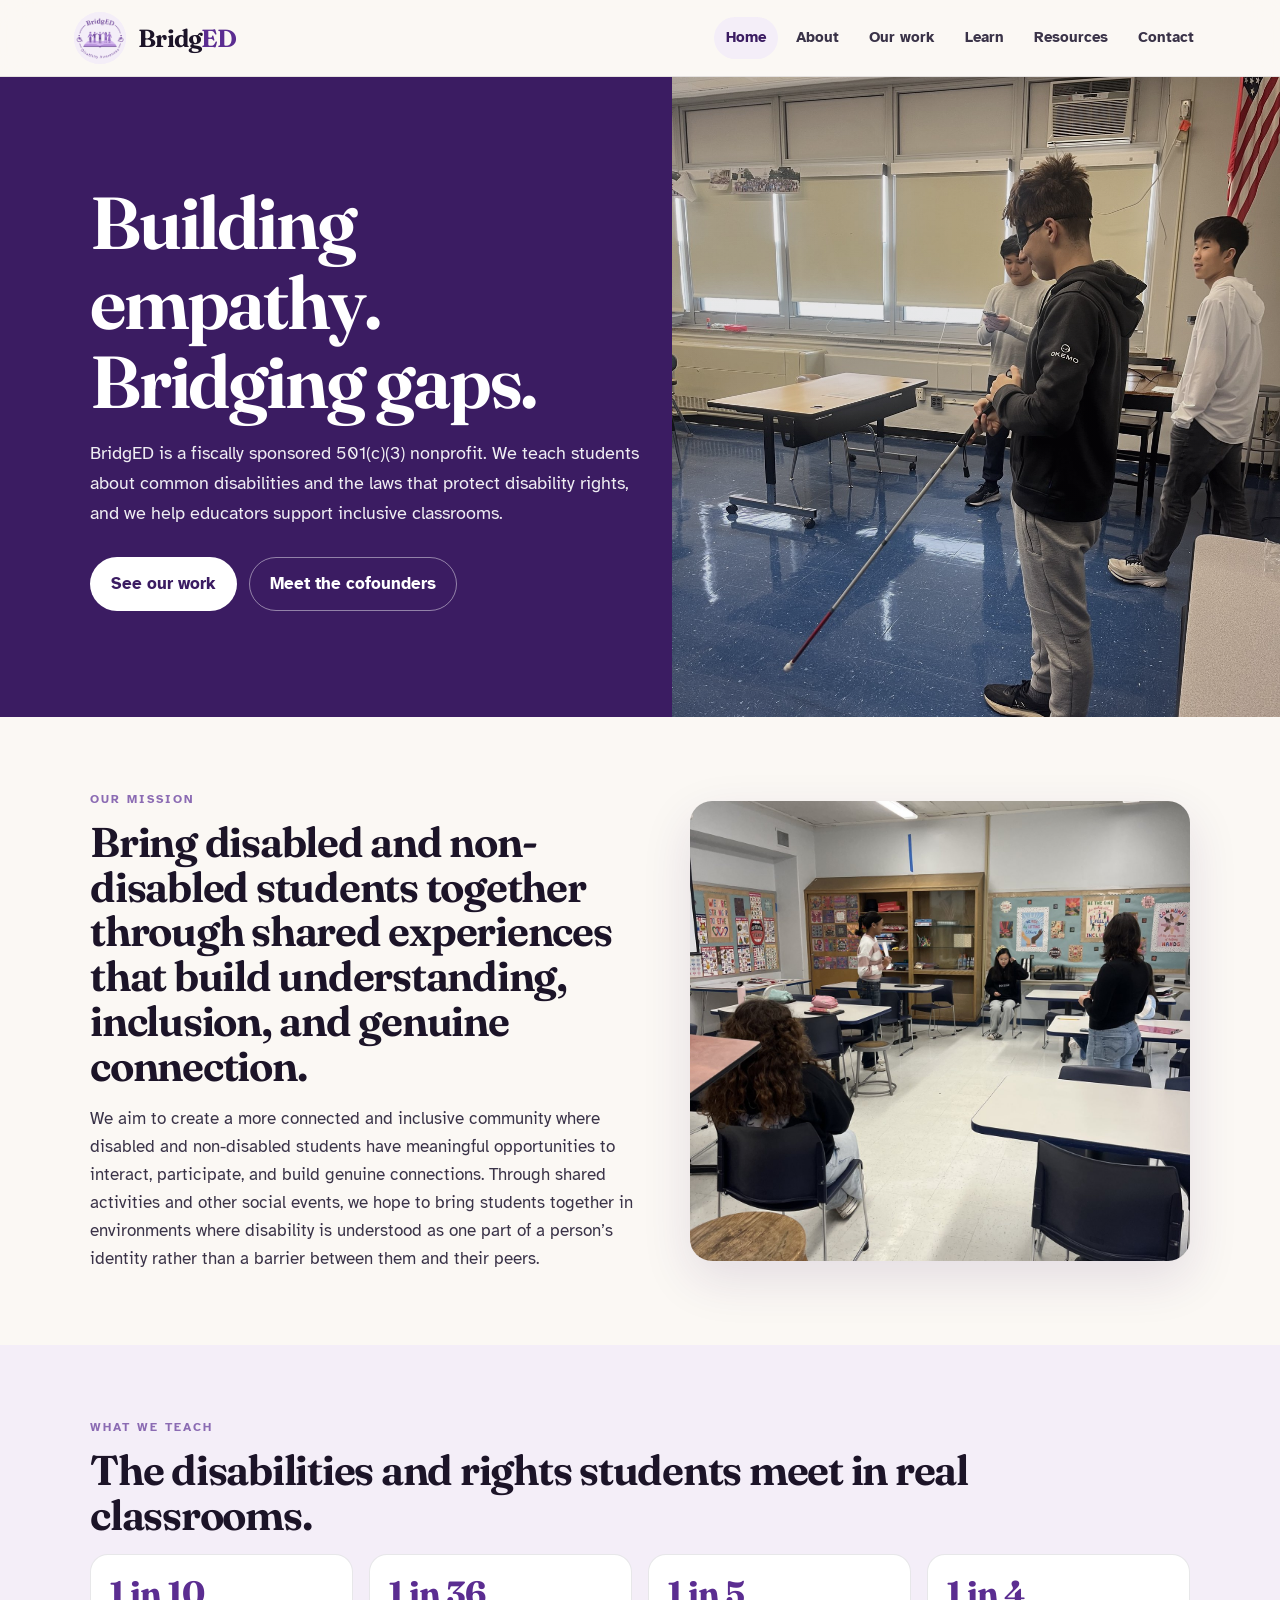
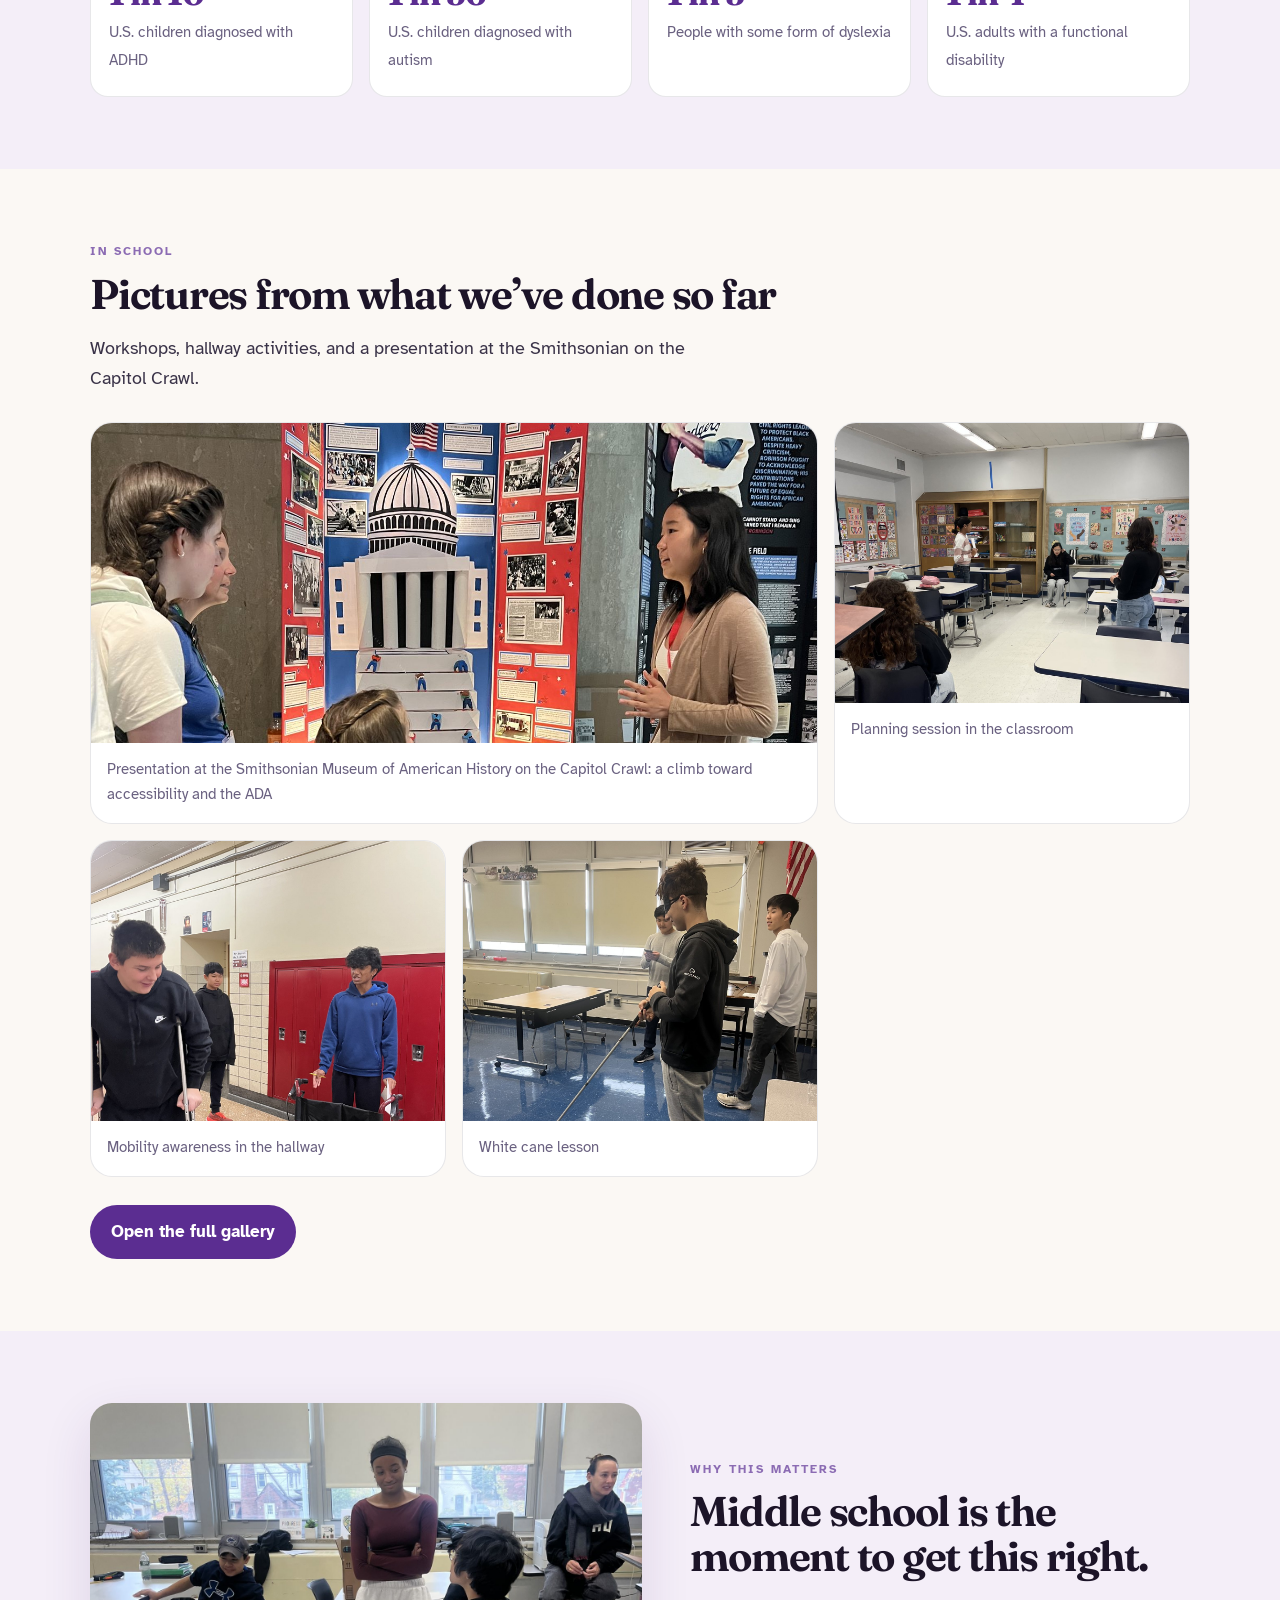
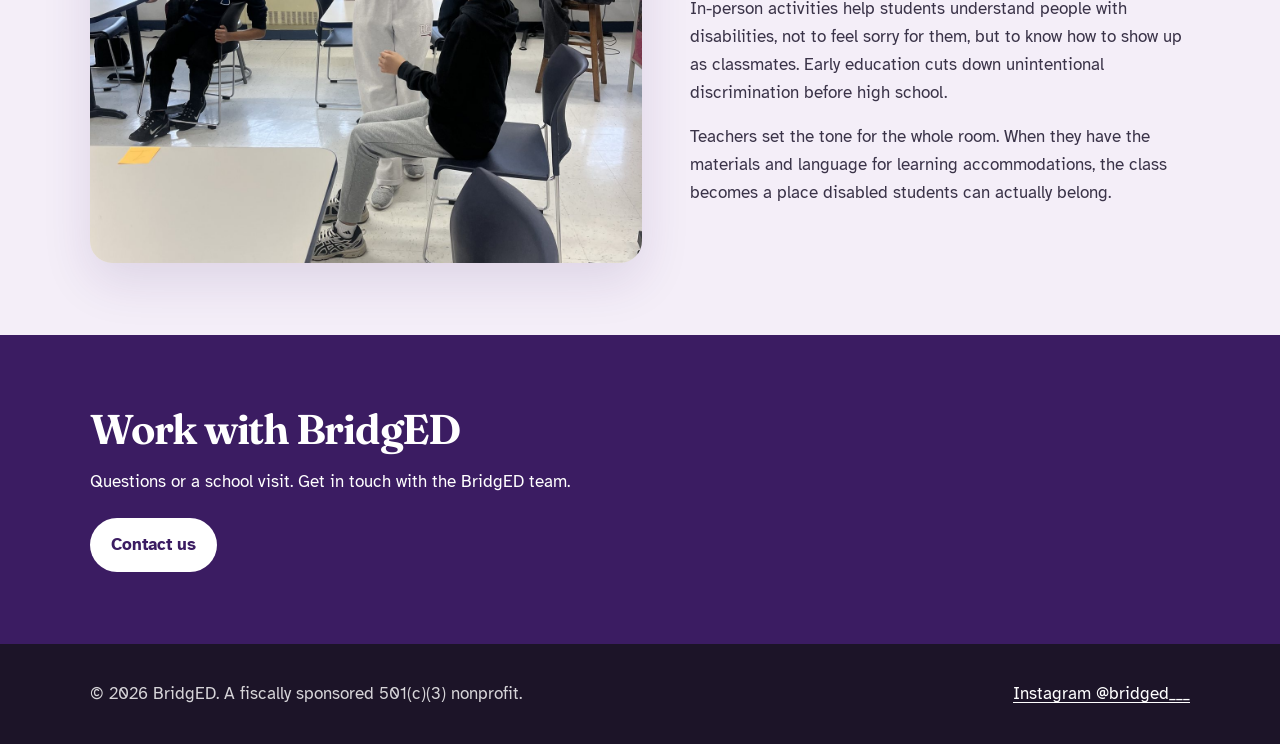
<file: index.html>
<!DOCTYPE html>
<html lang="en">
<head>
  <meta charset="UTF-8" />
  <meta name="viewport" content="width=device-width, initial-scale=1.0" />
  <title>BridgED | Building empathy. Bridging gaps.</title>
  <link rel="stylesheet" href="style.css" />
  <link rel="preconnect" href="https://fonts.googleapis.com" />
  <link rel="preconnect" href="https://fonts.gstatic.com" crossorigin />
  <link href="https://fonts.googleapis.com/css2?family=Atkinson+Hyperlegible:ital,wght@0,400;0,700;1,400&family=Fraunces:opsz,wght@9..144,500;9..144,650;9..144,700&display=swap" rel="stylesheet" />
</head>
<body>
  <a class="skip-link" href="#main">Skip to content</a>
  <header class="site-header">
    <div class="nav-bar">
      <a class="brand" href="index.html">
        <img src="images/logo.png" alt="" />
        <span class="brand-name">Bridg<span>ED</span></span>
      </a>
      <button class="nav-toggle" type="button" data-nav-toggle aria-expanded="false" aria-controls="site-nav">Menu</button>
      <nav class="site-nav" id="site-nav">
        <ul>
          <li><a href="index.html" aria-current="page">Home</a></li>
          <li><a href="about.html">About</a></li>
          <li><a href="work.html">Our work</a></li>
          <li><a href="information.html">Learn</a></li>
          <li><a href="resources.html">Resources</a></li>
          <li><a href="contact.html">Contact</a></li>
        </ul>
      </nav>
    </div>
  </header>

  <main id="main">
    <section class="hero">
      <div class="hero-copy">
        <h1>Building empathy. Bridging gaps.</h1>
        <p>BridgED is a fiscally sponsored 501(c)(3) nonprofit. We teach students about common disabilities and the laws that protect disability rights, and we help educators support inclusive classrooms.</p>
        <div class="actions">
          <a class="button button-primary" href="work.html">See our work</a>
          <a class="button button-ghost" href="about.html">Meet the cofounders</a>
        </div>
      </div>
      <div class="hero-photo" role="img" aria-label="Students practicing a white cane lesson during a BridgED activity"></div>
    </section>

    <section class="section">
      <div class="container split">
        <div class="prose">
          <p class="section-kicker">Our mission</p>
          <h2 class="section-title">Bring disabled and non-disabled students together through shared experiences that build understanding, inclusion, and genuine connection.</h2>
          <p>We aim to create a more connected and inclusive community where disabled and non-disabled students have meaningful opportunities to interact, participate, and build genuine connections. Through shared activities and other social events, we hope to bring students together in environments where disability is understood as one part of a person’s identity rather than a barrier between them and their peers.</p>

        </div>
        <img src="images/work-classroom-posters.jpg" alt="BridgED students working together in a classroom under posters about inclusion and community" />
      </div>
    </section>

    <section class="section band">
      <div class="container">
        <p class="section-kicker">What we teach</p>
        <h2 class="section-title">The disabilities and rights students meet in real classrooms.</h2>
        <div class="stats">
          <div class="stat"><strong>1 in 10</strong><span>U.S. children diagnosed with ADHD</span></div>
          <div class="stat"><strong>1 in 36</strong><span>U.S. children diagnosed with autism</span></div>
          <div class="stat"><strong>1 in 5</strong><span>People with some form of dyslexia</span></div>
          <div class="stat"><strong>1 in 4</strong><span>U.S. adults with a functional disability</span></div>
        </div>
      </div>
    </section>

    <section class="section">
      <div class="container">
        <p class="section-kicker">In school</p>
        <h2 class="section-title">Pictures from what we’ve done so far</h2>
        <p class="lede">Workshops, hallway activities, and a presentation at the Smithsonian on the Capitol Crawl.</p>
        <div class="gallery" style="margin-top: 28px;">
          <figure class="wide">
            <img src="images/work-capitol-crawl.jpg" alt="Presentation at the Smithsonian Museum of American History on the Capitol Crawl: a climb toward accessibility and the ADA" />
            <figcaption>Presentation at the Smithsonian Museum of American History on the Capitol Crawl: a climb toward accessibility and the ADA</figcaption>
          </figure>
          <figure class="tall">
            <img src="images/work-classroom-posters.jpg" alt="Students in a classroom with posters reading We rise by lifting others" />
            <figcaption>Planning session in the classroom</figcaption>
          </figure>
          <figure class="standard">
            <img src="images/work-hallway-mobility.jpg" alt="Students in a school hallway with crutches and a wheelchair during a disability awareness activity" />
            <figcaption>Mobility awareness in the hallway</figcaption>
          </figure>
          <figure class="standard">
            <img src="images/work-white-cane.jpg" alt="A student holding a white cane during a BridgED activity" />
            <figcaption>White cane lesson</figcaption>
          </figure>
        </div>
        <div class="actions" style="margin-top: 28px;">
          <a class="button button-solid" href="work.html">Open the full gallery</a>
        </div>
      </div>
    </section>

    <section class="section band">
      <div class="container split">
        <img src="images/work-workshop.jpg" alt="Students and a mentor talking together in a bright classroom" />
        <div class="prose">
          <p class="section-kicker">Why this matters</p>
          <h2 class="section-title">Middle school is the moment to get this right.</h2>
          <p>In-person activities help students understand people with disabilities, not to feel sorry for them, but to know how to show up as classmates. Early education cuts down unintentional discrimination before high school.</p>
          <p>Teachers set the tone for the whole room. When they have the materials and language for learning accommodations, the class becomes a place disabled students can actually belong.</p>
        </div>
      </div>
    </section>

    <section class="section cta">
      <div class="container">
        <h2 class="section-title">Work with BridgED</h2>
        <p>Questions or a school visit. Get in touch with the BridgED team.</p>
        <a class="button button-primary" href="contact.html">Contact us</a>
      </div>
    </section>
  </main>

  <footer class="site-footer">
    <div class="footer-inner">
      <p>© 2026 BridgED. A fiscally sponsored 501(c)(3) nonprofit.</p>
      <p><a href="https://www.instagram.com/bridged___" target="_blank" rel="noreferrer">Instagram @bridged___</a></p>
    </div>
  </footer>
  <script src="site.js"></script>
</body>
</html>
</file>
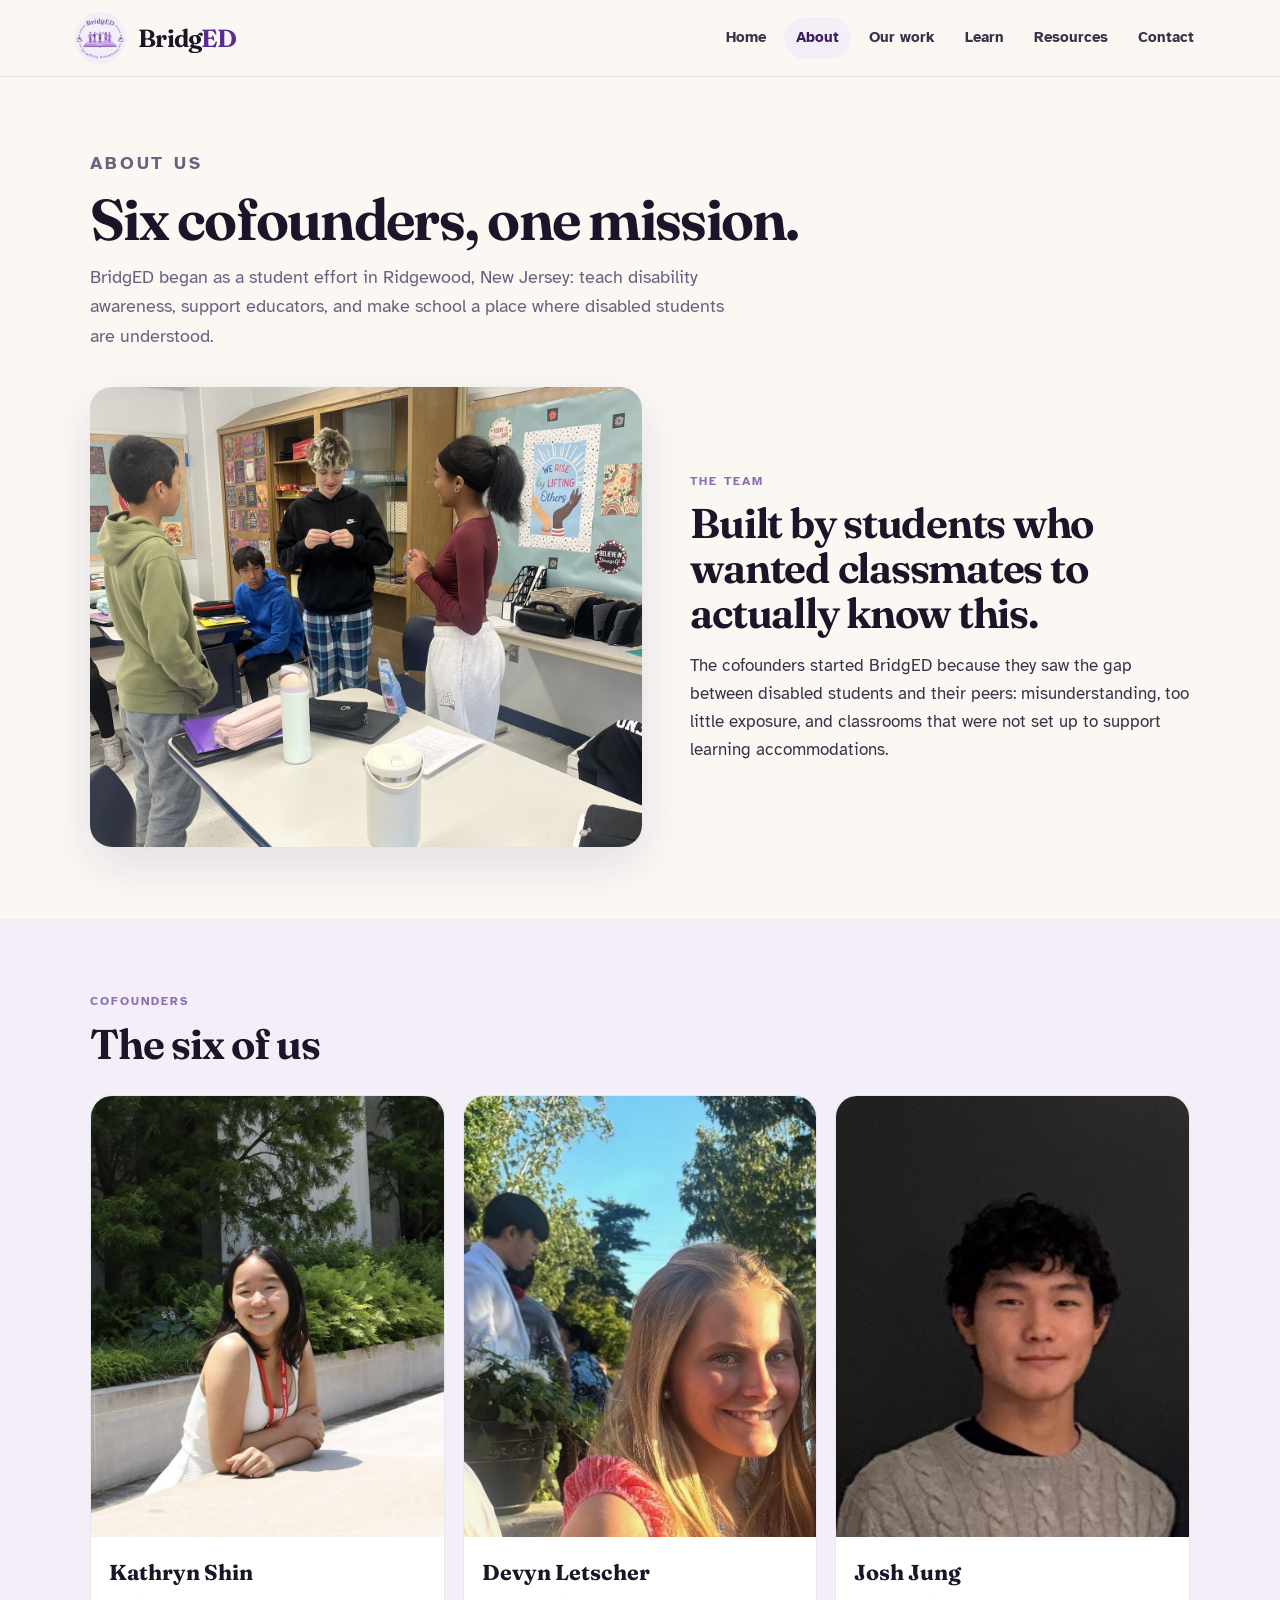
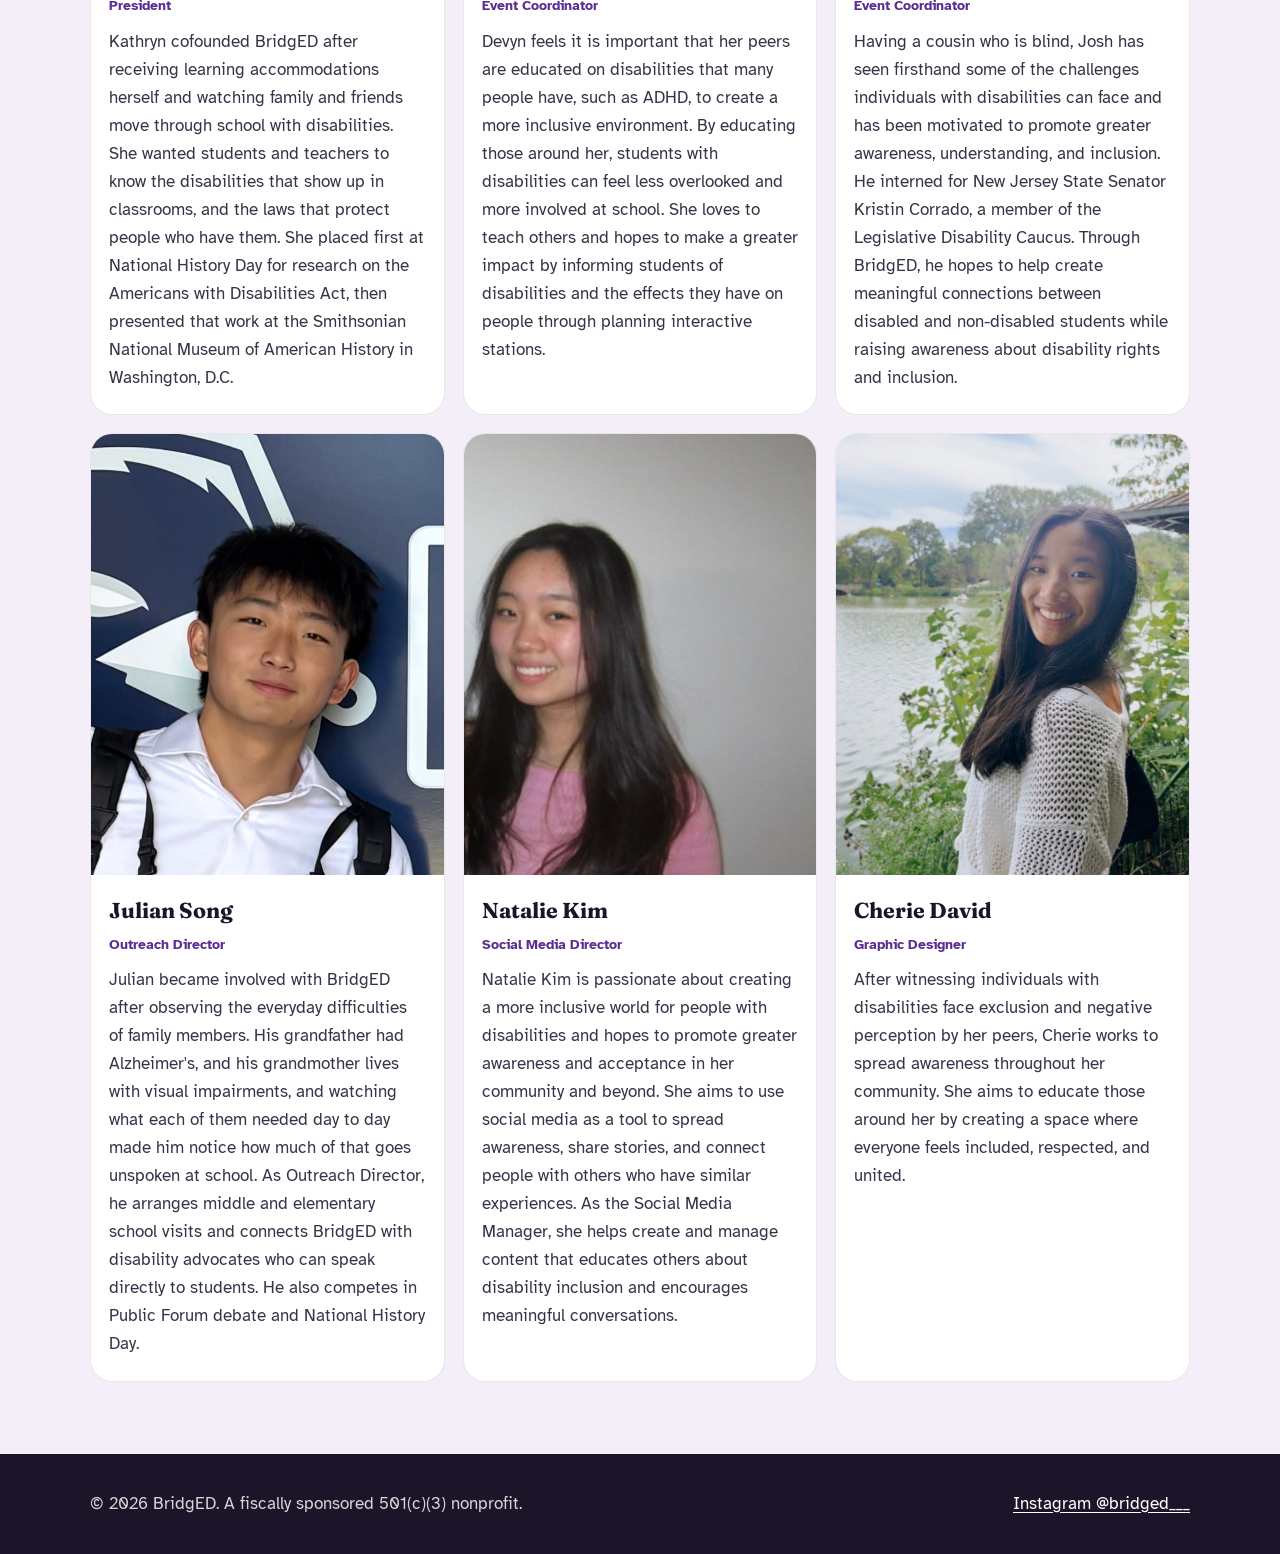
<file: about.html>
<!DOCTYPE html>
<html lang="en">
<head>
  <meta charset="UTF-8" />
  <meta name="viewport" content="width=device-width, initial-scale=1.0" />
  <title>About | BridgED</title>
  <link rel="stylesheet" href="style.css" />
  <link rel="preconnect" href="https://fonts.googleapis.com" />
  <link rel="preconnect" href="https://fonts.gstatic.com" crossorigin />
  <link href="https://fonts.googleapis.com/css2?family=Atkinson+Hyperlegible:ital,wght@0,400;0,700;1,400&family=Fraunces:opsz,wght@9..144,500;9..144,650;9..144,700&display=swap" rel="stylesheet" />
</head>
<body>
  <a class="skip-link" href="#main">Skip to content</a>
  <header class="site-header">
    <div class="nav-bar">
      <a class="brand" href="index.html">
        <img src="images/logo.png" alt="" />
        <span class="brand-name">Bridg<span>ED</span></span>
      </a>
      <button class="nav-toggle" type="button" data-nav-toggle aria-expanded="false" aria-controls="site-nav">Menu</button>
      <nav class="site-nav" id="site-nav">
        <ul>
          <li><a href="index.html">Home</a></li>
          <li><a href="about.html" aria-current="page">About</a></li>
          <li><a href="work.html">Our work</a></li>
          <li><a href="information.html">Learn</a></li>
          <li><a href="resources.html">Resources</a></li>
          <li><a href="contact.html">Contact</a></li>
        </ul>
      </nav>
    </div>
  </header>

  <main id="main">
    <section class="page-hero">
      <div class="container">
        <p class="section-kicker">About us</p>
        <h1>Six cofounders, one mission.</h1>
        <p>BridgED began as a student effort in Ridgewood, New Jersey: teach disability awareness, support educators, and make school a place where disabled students are understood.</p>
      </div>
    </section>

    <section class="section" style="padding-top: 0;">
      <div class="container split">
        <img src="images/work-classroom-group.jpg" alt="BridgED students working together in a classroom" />
        <div class="prose">
          <p class="section-kicker">The team</p>
          <h2 class="section-title">Built by students who wanted classmates to actually know this.</h2>
          <p>The cofounders started BridgED because they saw the gap between disabled students and their peers: misunderstanding, too little exposure, and classrooms that were not set up to support learning accommodations.</p>
        </div>
      </div>
    </section>

    <section class="section band">
      <div class="container">
        <p class="section-kicker">Cofounders</p>
        <h2 class="section-title">The six of us</h2>
        <div class="people" style="margin-top: 28px;">
          <article class="person">
            <img src="images/kat.jpg" alt="Kathryn Shin" />
            <div class="person-body">
              <h3>Kathryn Shin</h3>
              <p class="role">President</p>
              <p>Kathryn cofounded BridgED after receiving learning accommodations herself and watching family and friends move through school with disabilities. She wanted students and teachers to know the disabilities that show up in classrooms, and the laws that protect people who have them. She placed first at National History Day for research on the Americans with Disabilities Act, then presented that work at the Smithsonian National Museum of American History in Washington, D.C.</p>
            </div>
          </article>
          <article class="person">
            <img src="images/team-devyn-letscher.jpg" alt="Devyn Letscher" />
            <div class="person-body">
              <h3>Devyn Letscher</h3>
              <p class="role">Event Coordinator</p>
              <p>Devyn feels it is important that her peers are educated on disabilities that many people have, such as ADHD, to create a more inclusive environment. By educating those around her, students with disabilities can feel less overlooked and more involved at school. She loves to teach others and hopes to make a greater impact by informing students of disabilities and the effects they have on people through planning interactive stations.</p>
            </div>
          </article>
          <article class="person">
            <img src="images/team-josh-jung.jpg" alt="Josh Jung" />
            <div class="person-body">
              <h3>Josh Jung</h3>
              <p class="role">Event Coordinator</p>
              <p>Having a cousin who is blind, Josh has seen firsthand some of the challenges individuals with disabilities can face and has been motivated to promote greater awareness, understanding, and inclusion. He interned for New Jersey State Senator Kristin Corrado, a member of the Legislative Disability Caucus. Through BridgED, he hopes to help create meaningful connections between disabled and non-disabled students while raising awareness about disability rights and inclusion.</p>
            </div>
          </article>
          <article class="person">
            <img src="julian.jpeg" alt="Julian Song">
        
            <div class="person-body">
                <h3>Julian Song</h3>
                <p class="role">Outreach Director</p>
                <p><p>Julian became involved with BridgED after observing the everyday difficulties of family members. His grandfather had Alzheimer's, and his grandmother lives with visual impairments, and watching what each of them needed day to day made him notice how much of that goes unspoken at school. As Outreach Director, he arranges middle and elementary school visits and connects BridgED with disability advocates who can speak directly to students. He also competes in Public Forum debate and National History Day.</p></p>
            </div>
        </article>
          <article class="person">
            <img src="images/natalie.jpeg" alt="Natalie Kim">
            <div class="person-body">
              <h3>Natalie Kim</h3>
              <p class="role">Social Media Director</p>
              <p>Natalie Kim is passionate about creating a more inclusive world for people with disabilities and hopes to promote greater awareness and acceptance in her community and beyond. She aims to use social media as a tool to spread awareness, share stories, and connect people with others who have similar experiences. As the Social Media Manager, she helps create and manage content that educates others about disability inclusion and encourages meaningful conversations.</p>
            </div>
          </article>
          <article class="person">
            <img src="images/team-cherie-david.jpg" alt="Cherie David" />
            <div class="person-body">
              <h3>Cherie David</h3>
              <p class="role">Graphic Designer</p>
              <p>After witnessing individuals with disabilities face exclusion and negative perception by her peers, Cherie works to spread awareness throughout her community. She aims to educate those around her by creating a space where everyone feels included, respected, and united.</p>
            </div>
          </article>
        </div>
      </div>
    </section>
  </main>

  <footer class="site-footer">
    <div class="footer-inner">
      <p>© 2026 BridgED. A fiscally sponsored 501(c)(3) nonprofit.</p>
      <p><a href="https://www.instagram.com/bridged___" target="_blank" rel="noreferrer">Instagram @bridged___</a></p>
    </div>
  </footer>
  <script src="site.js"></script>
</body>
</html>
</file>
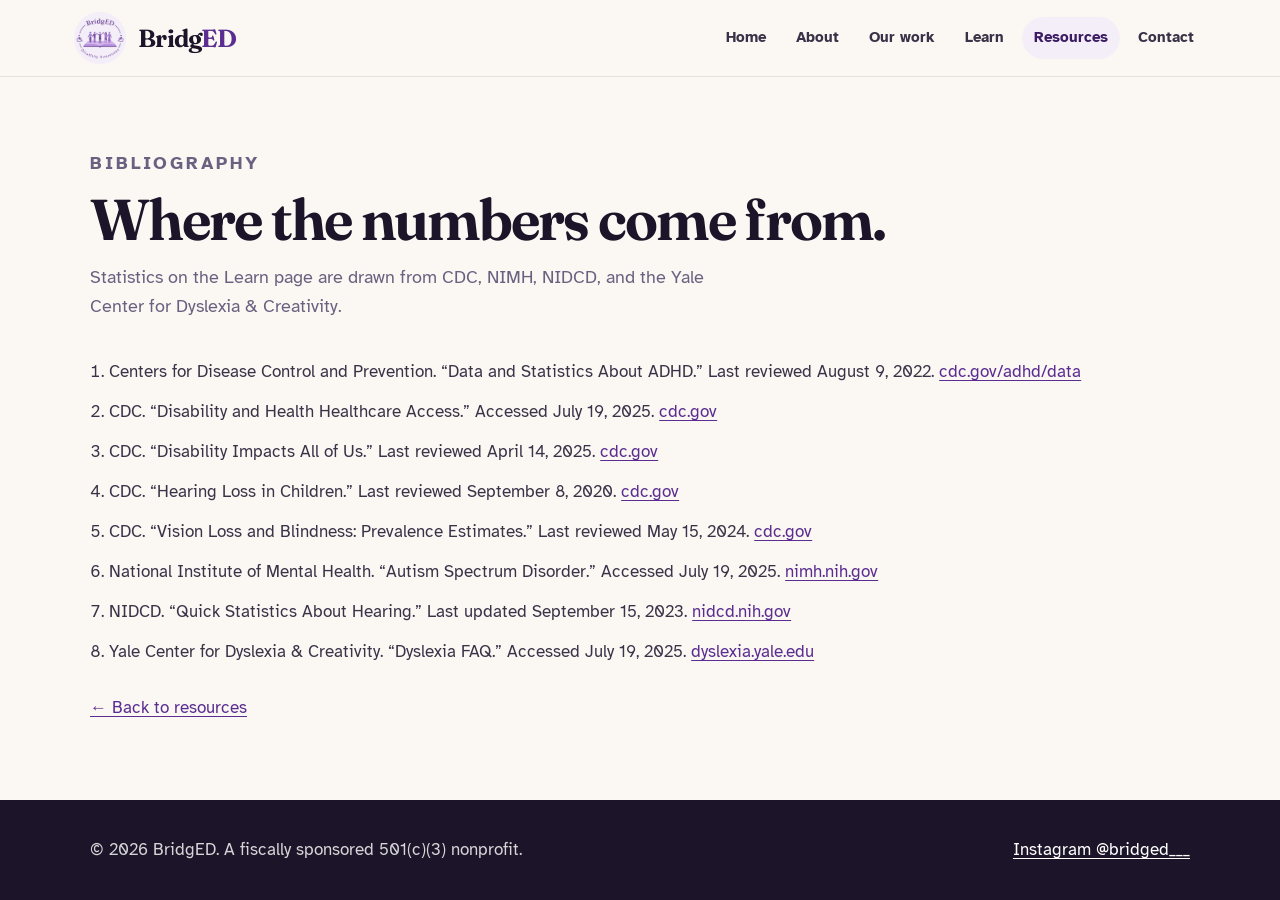
<file: bibliography.html>
<!DOCTYPE html>
<html lang="en">
<head>
  <meta charset="UTF-8" />
  <meta name="viewport" content="width=device-width, initial-scale=1.0" />
  <title>Sources | BridgED</title>
  <link rel="stylesheet" href="style.css" />
  <link rel="preconnect" href="https://fonts.googleapis.com" />
  <link rel="preconnect" href="https://fonts.gstatic.com" crossorigin />
  <link href="https://fonts.googleapis.com/css2?family=Atkinson+Hyperlegible:ital,wght@0,400;0,700;1,400&family=Fraunces:opsz,wght@9..144,500;9..144,650;9..144,700&display=swap" rel="stylesheet" />
</head>
<body>
  <a class="skip-link" href="#main">Skip to content</a>
  <header class="site-header">
    <div class="nav-bar">
      <a class="brand" href="index.html">
        <img src="images/logo.png" alt="" />
        <span class="brand-name">Bridg<span>ED</span></span>
      </a>
      <button class="nav-toggle" type="button" data-nav-toggle aria-expanded="false" aria-controls="site-nav">Menu</button>
      <nav class="site-nav" id="site-nav">
        <ul>
          <li><a href="index.html">Home</a></li>
          <li><a href="about.html">About</a></li>
          <li><a href="work.html">Our work</a></li>
          <li><a href="information.html">Learn</a></li>
          <li><a href="resources.html" aria-current="page">Resources</a></li>
          <li><a href="contact.html">Contact</a></li>
        </ul>
      </nav>
    </div>
  </header>

  <main id="main">
    <section class="page-hero">
      <div class="container">
        <p class="section-kicker">Bibliography</p>
        <h1>Where the numbers come from.</h1>
        <p>Statistics on the Learn page are drawn from CDC, NIMH, NIDCD, and the Yale Center for Dyslexia &amp; Creativity.</p>
      </div>
    </section>

    <section class="section" style="padding-top: 0;">
      <div class="container">
        <ol class="sources">
          <li>Centers for Disease Control and Prevention. “Data and Statistics About ADHD.” Last reviewed August 9, 2022. <a href="https://www.cdc.gov/adhd/data/index.html">cdc.gov/adhd/data</a></li>
          <li>CDC. “Disability and Health Healthcare Access.” Accessed July 19, 2025. <a href="https://www.cdc.gov/disability-and-health/articles-documents/disabilities-health-care-access.html">cdc.gov</a></li>
          <li>CDC. “Disability Impacts All of Us.” Last reviewed April 14, 2025. <a href="https://www.cdc.gov/disability-and-health/articles-documents/disability-impacts-all-of-us-infographic.html">cdc.gov</a></li>
          <li>CDC. “Hearing Loss in Children.” Last reviewed September 8, 2020. <a href="https://www.cdc.gov/hearing-loss-children/research/">cdc.gov</a></li>
          <li>CDC. “Vision Loss and Blindness: Prevalence Estimates.” Last reviewed May 15, 2024. <a href="https://www.cdc.gov/vision-health-data/prevalence-estimates/vision-loss-prevalence.html">cdc.gov</a></li>
          <li>National Institute of Mental Health. “Autism Spectrum Disorder.” Accessed July 19, 2025. <a href="https://www.nimh.nih.gov/health/statistics/autism-spectrum-disorder-asd">nimh.nih.gov</a></li>
          <li>NIDCD. “Quick Statistics About Hearing.” Last updated September 15, 2023. <a href="https://www.nidcd.nih.gov/health/statistics/quick-statistics-hearing">nidcd.nih.gov</a></li>
          <li>Yale Center for Dyslexia &amp; Creativity. “Dyslexia FAQ.” Accessed July 19, 2025. <a href="https://dyslexia.yale.edu/dyslexia/dyslexia-faq/">dyslexia.yale.edu</a></li>
        </ol>
        <p style="margin-top: 28px;"><a href="resources.html">← Back to resources</a></p>
      </div>
    </section>
  </main>

  <footer class="site-footer">
    <div class="footer-inner">
      <p>© 2026 BridgED. A fiscally sponsored 501(c)(3) nonprofit.</p>
      <p><a href="https://www.instagram.com/bridged___" target="_blank" rel="noreferrer">Instagram @bridged___</a></p>
    </div>
  </footer>
  <script src="site.js"></script>
</body>
</html>
</file>
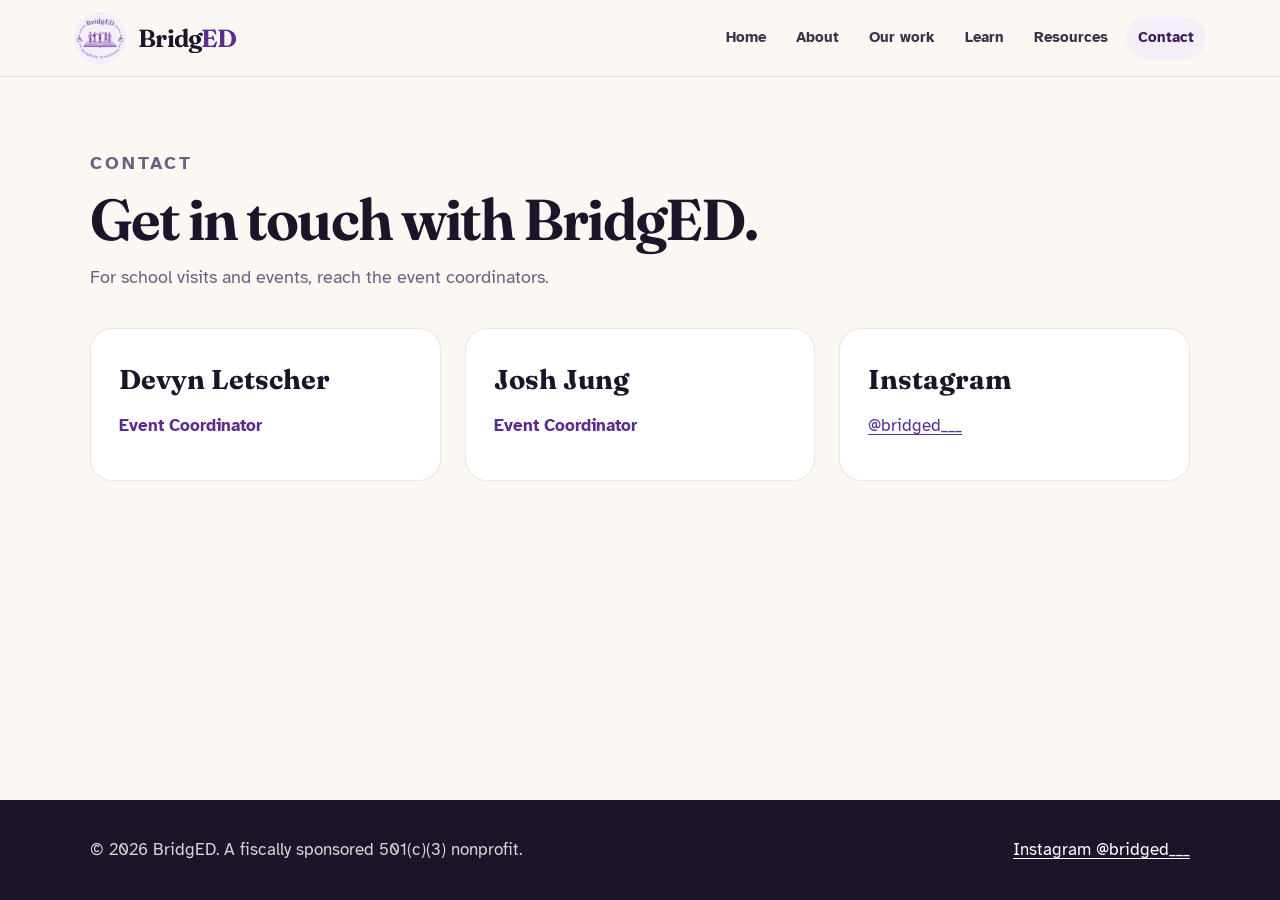
<file: contact.html>
<!DOCTYPE html>
<html lang="en">
<head>
  <meta charset="UTF-8" />
  <meta name="viewport" content="width=device-width, initial-scale=1.0" />
  <title>Contact | BridgED</title>
  <link rel="stylesheet" href="style.css" />
  <link rel="preconnect" href="https://fonts.googleapis.com" />
  <link rel="preconnect" href="https://fonts.gstatic.com" crossorigin />
  <link href="https://fonts.googleapis.com/css2?family=Atkinson+Hyperlegible:ital,wght@0,400;0,700;1,400&family=Fraunces:opsz,wght@9..144,500;9..144,650;9..144,700&display=swap" rel="stylesheet" />
</head>
<body>
  <a class="skip-link" href="#main">Skip to content</a>
  <header class="site-header">
    <div class="nav-bar">
      <a class="brand" href="index.html">
        <img src="images/logo.png" alt="" />
        <span class="brand-name">Bridg<span>ED</span></span>
      </a>
      <button class="nav-toggle" type="button" data-nav-toggle aria-expanded="false" aria-controls="site-nav">Menu</button>
      <nav class="site-nav" id="site-nav">
        <ul>
          <li><a href="index.html">Home</a></li>
          <li><a href="about.html">About</a></li>
          <li><a href="work.html">Our work</a></li>
          <li><a href="information.html">Learn</a></li>
          <li><a href="resources.html">Resources</a></li>
          <li><a href="contact.html" aria-current="page">Contact</a></li>
        </ul>
      </nav>
    </div>
  </header>

  <main id="main">
    <section class="page-hero">
      <div class="container">
        <p class="section-kicker">Contact</p>
        <h1>Get in touch with BridgED.</h1>
        <p>For school visits and events, reach the event coordinators.</p>
      </div>
    </section>

    <section class="section" style="padding-top: 0;">
      <div class="container contact-grid">
        <article class="contact-card">
          <h2>Devyn Letscher</h2>
          <p class="role" style="color: var(--plum); font-weight: 700; margin-bottom: 12px;">Event Coordinator</p>
        </article>
        <article class="contact-card">
          <h2>Josh Jung</h2>
          <p class="role" style="color: var(--plum); font-weight: 700; margin-bottom: 12px;">Event Coordinator</p>
        </article>
        <article class="contact-card">
          <h2>Instagram</h2>
          <p><a href="https://www.instagram.com/bridged___" target="_blank" rel="noreferrer">@bridged___</a></p>
        </article>
      </div>
    </section>
  </main>

  <footer class="site-footer">
    <div class="footer-inner">
      <p>© 2026 BridgED. A fiscally sponsored 501(c)(3) nonprofit.</p>
      <p><a href="https://www.instagram.com/bridged___" target="_blank" rel="noreferrer">Instagram @bridged___</a></p>
    </div>
  </footer>
  <script src="site.js"></script>
</body>
</html>
</file>
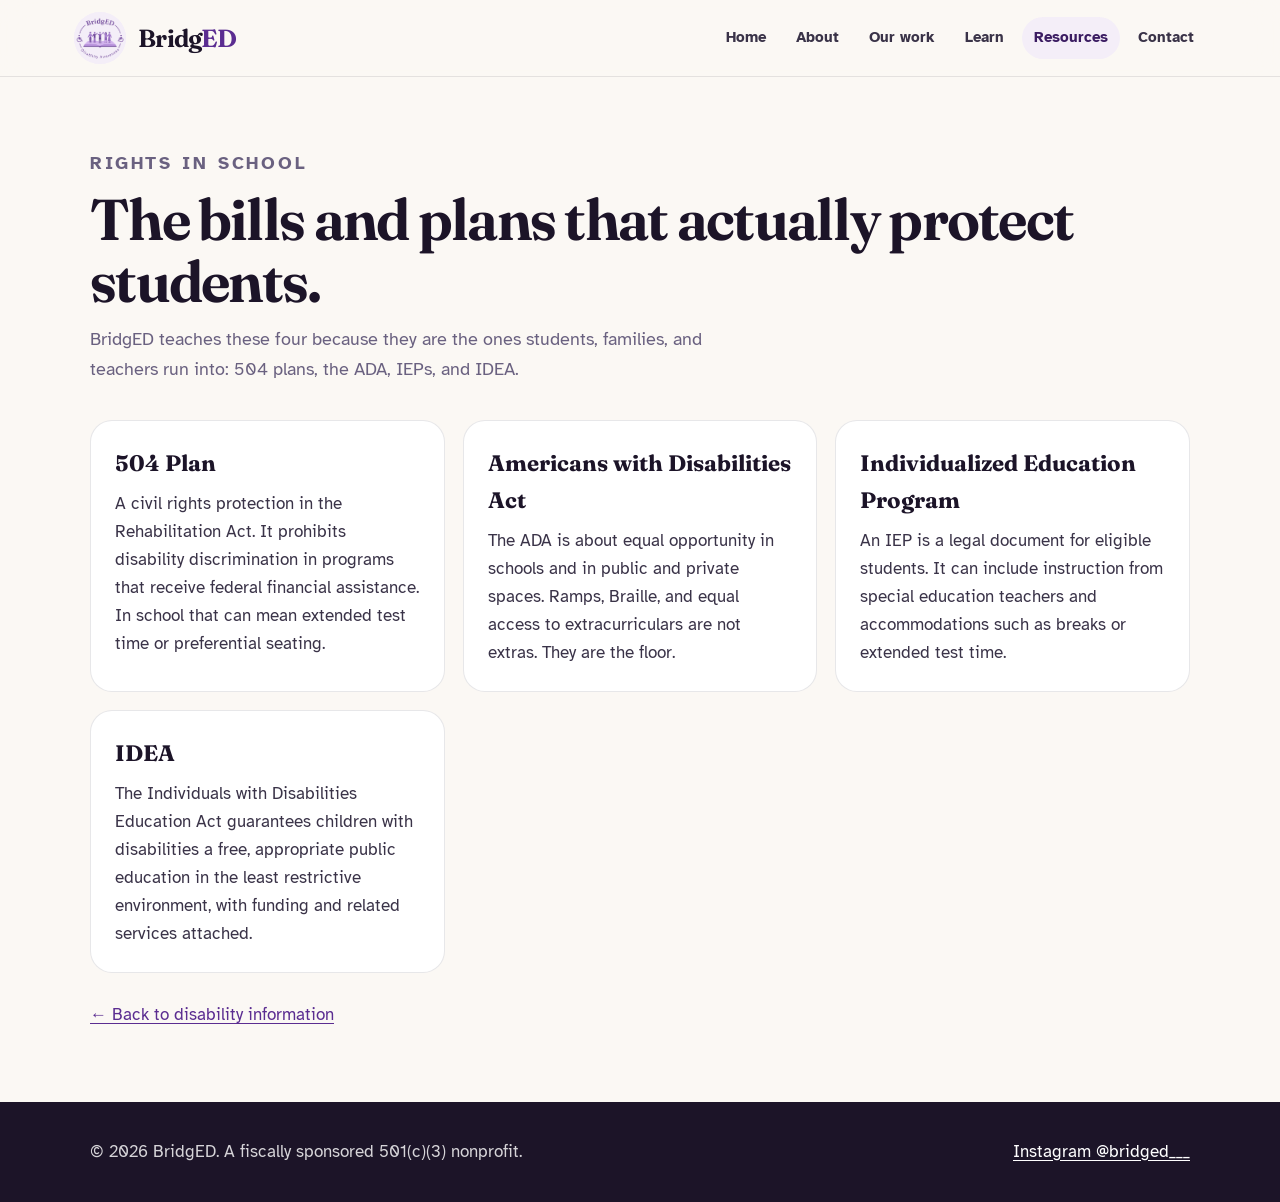
<file: disability-rights.html>
<!DOCTYPE html>
<html lang="en">
<head>
  <meta charset="UTF-8" />
  <meta name="viewport" content="width=device-width, initial-scale=1.0" />
  <title>Disability rights | BridgED</title>
  <link rel="stylesheet" href="style.css" />
  <link rel="preconnect" href="https://fonts.googleapis.com" />
  <link rel="preconnect" href="https://fonts.gstatic.com" crossorigin />
  <link href="https://fonts.googleapis.com/css2?family=Atkinson+Hyperlegible:ital,wght@0,400;0,700;1,400&family=Fraunces:opsz,wght@9..144,500;9..144,650;9..144,700&display=swap" rel="stylesheet" />
</head>
<body>
  <a class="skip-link" href="#main">Skip to content</a>
  <header class="site-header">
    <div class="nav-bar">
      <a class="brand" href="index.html">
        <img src="images/logo.png" alt="" />
        <span class="brand-name">Bridg<span>ED</span></span>
      </a>
      <button class="nav-toggle" type="button" data-nav-toggle aria-expanded="false" aria-controls="site-nav">Menu</button>
      <nav class="site-nav" id="site-nav">
        <ul>
          <li><a href="index.html">Home</a></li>
          <li><a href="about.html">About</a></li>
          <li><a href="work.html">Our work</a></li>
          <li><a href="information.html">Learn</a></li>
          <li><a href="resources.html" aria-current="page">Resources</a></li>
          <li><a href="contact.html">Contact</a></li>
        </ul>
      </nav>
    </div>
  </header>

  <main id="main">
    <section class="page-hero">
      <div class="container">
        <p class="section-kicker">Rights in school</p>
        <h1>The bills and plans that actually protect students.</h1>
        <p>BridgED teaches these four because they are the ones students, families, and teachers run into: 504 plans, the ADA, IEPs, and IDEA.</p>
      </div>
    </section>

    <section class="section" style="padding-top: 0;">
      <div class="container">
        <div class="cards">
          <article class="card">
            <h3>504 Plan</h3>
            <p>A civil rights protection in the Rehabilitation Act. It prohibits disability discrimination in programs that receive federal financial assistance. In school that can mean extended test time or preferential seating.</p>
          </article>
          <article class="card">
            <h3>Americans with Disabilities Act</h3>
            <p>The ADA is about equal opportunity in schools and in public and private spaces. Ramps, Braille, and equal access to extracurriculars are not extras. They are the floor.</p>
          </article>
          <article class="card">
            <h3>Individualized Education Program</h3>
            <p>An IEP is a legal document for eligible students. It can include instruction from special education teachers and accommodations such as breaks or extended test time.</p>
          </article>
          <article class="card">
            <h3>IDEA</h3>
            <p>The Individuals with Disabilities Education Act guarantees children with disabilities a free, appropriate public education in the least restrictive environment, with funding and related services attached.</p>
          </article>
        </div>
        <p style="margin-top: 28px;"><a href="information.html">← Back to disability information</a></p>
      </div>
    </section>
  </main>

  <footer class="site-footer">
    <div class="footer-inner">
      <p>© 2026 BridgED. A fiscally sponsored 501(c)(3) nonprofit.</p>
      <p><a href="https://www.instagram.com/bridged___" target="_blank" rel="noreferrer">Instagram @bridged___</a></p>
    </div>
  </footer>
  <script src="site.js"></script>
</body>
</html>
</file>
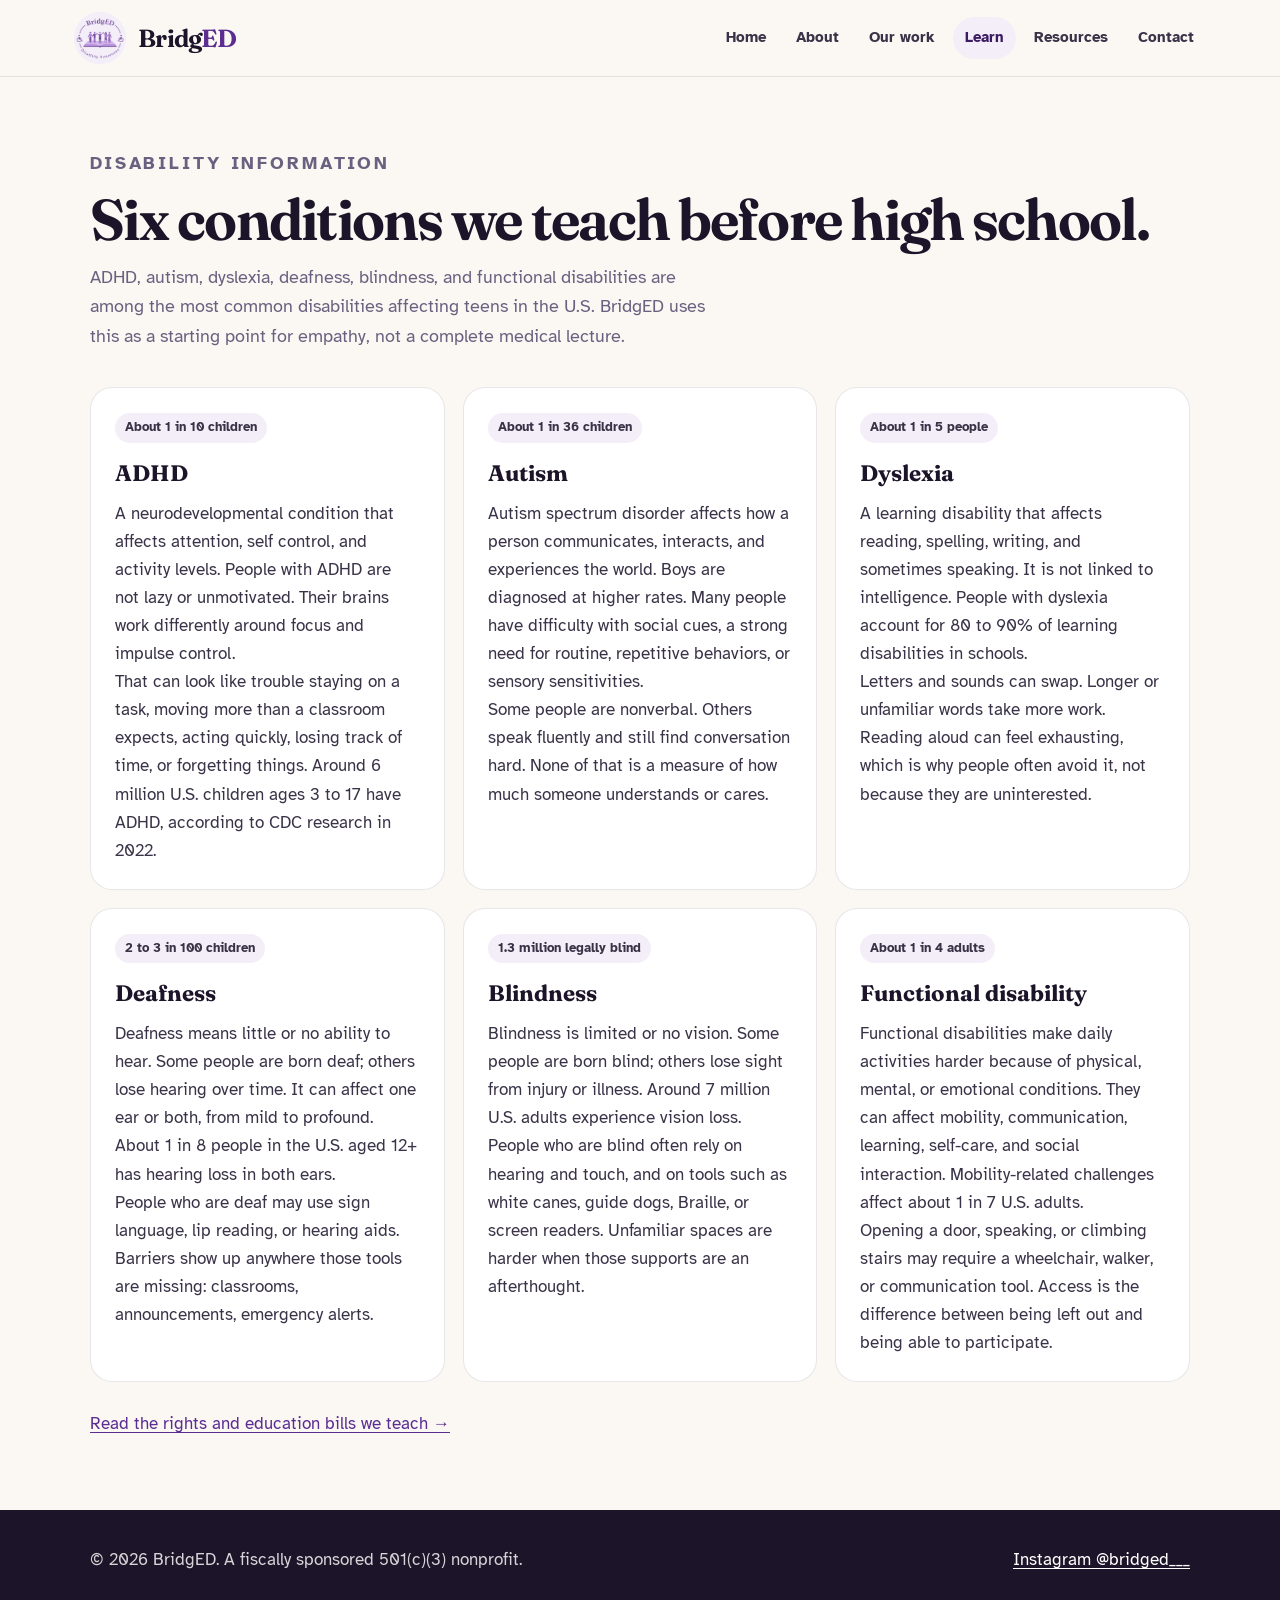
<file: information.html>
<!DOCTYPE html>
<html lang="en">
<head>
  <meta charset="UTF-8" />
  <meta name="viewport" content="width=device-width, initial-scale=1.0" />
  <title>Learn | BridgED</title>
  <link rel="stylesheet" href="style.css" />
  <link rel="preconnect" href="https://fonts.googleapis.com" />
  <link rel="preconnect" href="https://fonts.gstatic.com" crossorigin />
  <link href="https://fonts.googleapis.com/css2?family=Atkinson+Hyperlegible:ital,wght@0,400;0,700;1,400&family=Fraunces:opsz,wght@9..144,500;9..144,650;9..144,700&display=swap" rel="stylesheet" />
</head>
<body>
  <a class="skip-link" href="#main">Skip to content</a>
  <header class="site-header">
    <div class="nav-bar">
      <a class="brand" href="index.html">
        <img src="images/logo.png" alt="" />
        <span class="brand-name">Bridg<span>ED</span></span>
      </a>
      <button class="nav-toggle" type="button" data-nav-toggle aria-expanded="false" aria-controls="site-nav">Menu</button>
      <nav class="site-nav" id="site-nav">
        <ul>
          <li><a href="index.html">Home</a></li>
          <li><a href="about.html">About</a></li>
          <li><a href="work.html">Our work</a></li>
          <li><a href="information.html" aria-current="page">Learn</a></li>
          <li><a href="resources.html">Resources</a></li>
          <li><a href="contact.html">Contact</a></li>
        </ul>
      </nav>
    </div>
  </header>

  <main id="main">
    <section class="page-hero">
      <div class="container">
        <p class="section-kicker">Disability information</p>
        <h1>Six conditions we teach before high school.</h1>
        <p>ADHD, autism, dyslexia, deafness, blindness, and functional disabilities are among the most common disabilities affecting teens in the U.S. BridgED uses this as a starting point for empathy, not a complete medical lecture.</p>
      </div>
    </section>

    <section class="section" style="padding-top: 0;">
      <div class="container">
        <div class="cards">
          <article class="card">
            <p class="stat-chip">About 1 in 10 children</p>
            <h3>ADHD</h3>
            <p>A neurodevelopmental condition that affects attention, self control, and activity levels. People with ADHD are not lazy or unmotivated. Their brains work differently around focus and impulse control.</p>
            <p>That can look like trouble staying on a task, moving more than a classroom expects, acting quickly, losing track of time, or forgetting things. Around 6 million U.S. children ages 3 to 17 have ADHD, according to CDC research in 2022.</p>
          </article>
          <article class="card">
            <p class="stat-chip">About 1 in 36 children</p>
            <h3>Autism</h3>
            <p>Autism spectrum disorder affects how a person communicates, interacts, and experiences the world. Boys are diagnosed at higher rates. Many people have difficulty with social cues, a strong need for routine, repetitive behaviors, or sensory sensitivities.</p>
            <p>Some people are nonverbal. Others speak fluently and still find conversation hard. None of that is a measure of how much someone understands or cares.</p>
          </article>
          <article class="card">
            <p class="stat-chip">About 1 in 5 people</p>
            <h3>Dyslexia</h3>
            <p>A learning disability that affects reading, spelling, writing, and sometimes speaking. It is not linked to intelligence. People with dyslexia account for 80 to 90% of learning disabilities in schools.</p>
            <p>Letters and sounds can swap. Longer or unfamiliar words take more work. Reading aloud can feel exhausting, which is why people often avoid it, not because they are uninterested.</p>
          </article>
          <article class="card">
            <p class="stat-chip">2 to 3 in 100 children</p>
            <h3>Deafness</h3>
            <p>Deafness means little or no ability to hear. Some people are born deaf; others lose hearing over time. It can affect one ear or both, from mild to profound. About 1 in 8 people in the U.S. aged 12+ has hearing loss in both ears.</p>
            <p>People who are deaf may use sign language, lip reading, or hearing aids. Barriers show up anywhere those tools are missing: classrooms, announcements, emergency alerts.</p>
          </article>
          <article class="card">
            <p class="stat-chip">1.3 million legally blind</p>
            <h3>Blindness</h3>
            <p>Blindness is limited or no vision. Some people are born blind; others lose sight from injury or illness. Around 7 million U.S. adults experience vision loss.</p>
            <p>People who are blind often rely on hearing and touch, and on tools such as white canes, guide dogs, Braille, or screen readers. Unfamiliar spaces are harder when those supports are an afterthought.</p>
          </article>
          <article class="card">
            <p class="stat-chip">About 1 in 4 adults</p>
            <h3>Functional disability</h3>
            <p>Functional disabilities make daily activities harder because of physical, mental, or emotional conditions. They can affect mobility, communication, learning, self-care, and social interaction. Mobility-related challenges affect about 1 in 7 U.S. adults.</p>
            <p>Opening a door, speaking, or climbing stairs may require a wheelchair, walker, or communication tool. Access is the difference between being left out and being able to participate.</p>
          </article>
        </div>
        <p style="margin-top: 28px;"><a href="disability-rights.html">Read the rights and education bills we teach →</a></p>
      </div>
    </section>
  </main>

  <footer class="site-footer">
    <div class="footer-inner">
      <p>© 2026 BridgED. A fiscally sponsored 501(c)(3) nonprofit.</p>
      <p><a href="https://www.instagram.com/bridged___" target="_blank" rel="noreferrer">Instagram @bridged___</a></p>
    </div>
  </footer>
  <script src="site.js"></script>
</body>
</html>
</file>
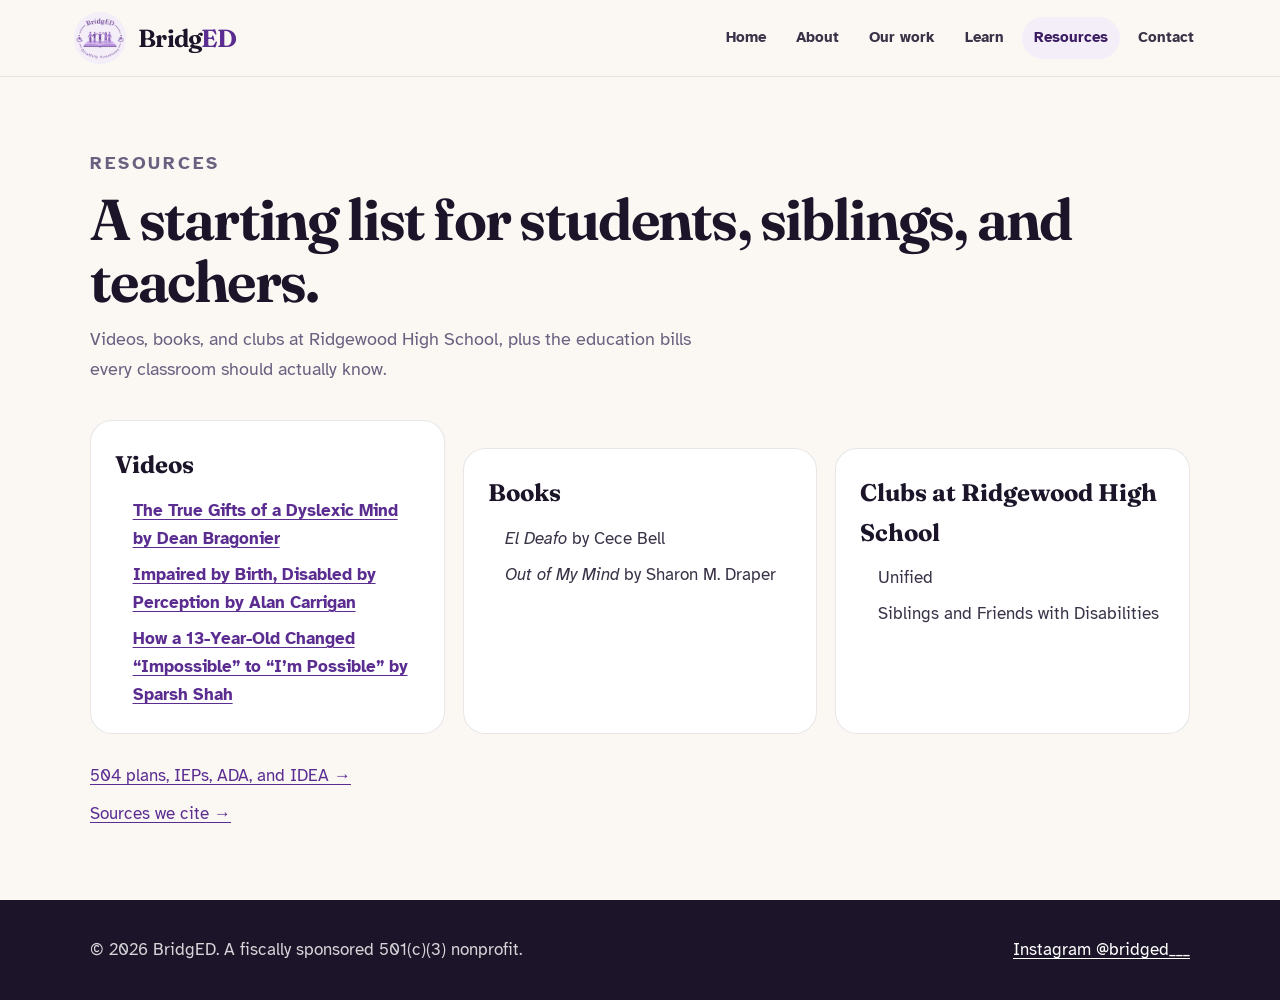
<file: resources.html>
<!DOCTYPE html>
<html lang="en">
<head>
  <meta charset="UTF-8" />
  <meta name="viewport" content="width=device-width, initial-scale=1.0" />
  <title>Resources | BridgED</title>
  <link rel="stylesheet" href="style.css" />
  <link rel="preconnect" href="https://fonts.googleapis.com" />
  <link rel="preconnect" href="https://fonts.gstatic.com" crossorigin />
  <link href="https://fonts.googleapis.com/css2?family=Atkinson+Hyperlegible:ital,wght@0,400;0,700;1,400&family=Fraunces:opsz,wght@9..144,500;9..144,650;9..144,700&display=swap" rel="stylesheet" />
</head>
<body>
  <a class="skip-link" href="#main">Skip to content</a>
  <header class="site-header">
    <div class="nav-bar">
      <a class="brand" href="index.html">
        <img src="images/logo.png" alt="" />
        <span class="brand-name">Bridg<span>ED</span></span>
      </a>
      <button class="nav-toggle" type="button" data-nav-toggle aria-expanded="false" aria-controls="site-nav">Menu</button>
      <nav class="site-nav" id="site-nav">
        <ul>
          <li><a href="index.html">Home</a></li>
          <li><a href="about.html">About</a></li>
          <li><a href="work.html">Our work</a></li>
          <li><a href="information.html">Learn</a></li>
          <li><a href="resources.html" aria-current="page">Resources</a></li>
          <li><a href="contact.html">Contact</a></li>
        </ul>
      </nav>
    </div>
  </header>

  <main id="main">
    <section class="page-hero">
      <div class="container">
        <p class="section-kicker">Resources</p>
        <h1>A starting list for students, siblings, and teachers.</h1>
        <p>Videos, books, and clubs at Ridgewood High School, plus the education bills every classroom should actually know.</p>
      </div>
    </section>

    <section class="section" style="padding-top: 0;">
      <div class="container">
        <div class="cards">
          <article class="card resource-block">
            <h3>Videos</h3>
            <ul class="resource-list">
              <li><a href="https://www.youtube.com/watch?v=_dPyzFFcG7A" target="_blank" rel="noreferrer">The True Gifts of a Dyslexic Mind by Dean Bragonier</a></li>
              <li><a href="https://www.youtube.com/watch?v=SMpHMiNCf2" target="_blank" rel="noreferrer">Impaired by Birth, Disabled by Perception by Alan Carrigan</a></li>
              <li><a href="https://www.youtube.com/watch?v=bC0hlK7WGcM" target="_blank" rel="noreferrer">How a 13-Year-Old Changed “Impossible” to “I’m Possible” by Sparsh Shah</a></li>
            </ul>
          </article>
          <article class="card resource-block">
            <h3>Books</h3>
            <ul class="resource-list">
              <li><em>El Deafo</em> by Cece Bell</li>
              <li><em>Out of My Mind</em> by Sharon M. Draper</li>
            </ul>
          </article>
          <article class="card resource-block">
            <h3>Clubs at Ridgewood High School</h3>
            <ul class="resource-list">
             
              <li>Unified</li>
              <li>Siblings and Friends with Disabilities</li>
            </ul>
          </article>
        </div>
        <p style="margin-top: 28px;"><a href="disability-rights.html">504 plans, IEPs, ADA, and IDEA →</a></p>
        <p style="margin-top: 10px;"><a href="bibliography.html">Sources we cite →</a></p>
      </div>
    </section>
  </main>

  <footer class="site-footer">
    <div class="footer-inner">
      <p>© 2026 BridgED. A fiscally sponsored 501(c)(3) nonprofit.</p>
      <p><a href="https://www.instagram.com/bridged___" target="_blank" rel="noreferrer">Instagram @bridged___</a></p>
    </div>
  </footer>
  <script src="site.js"></script>
</body>
</html>
</file>
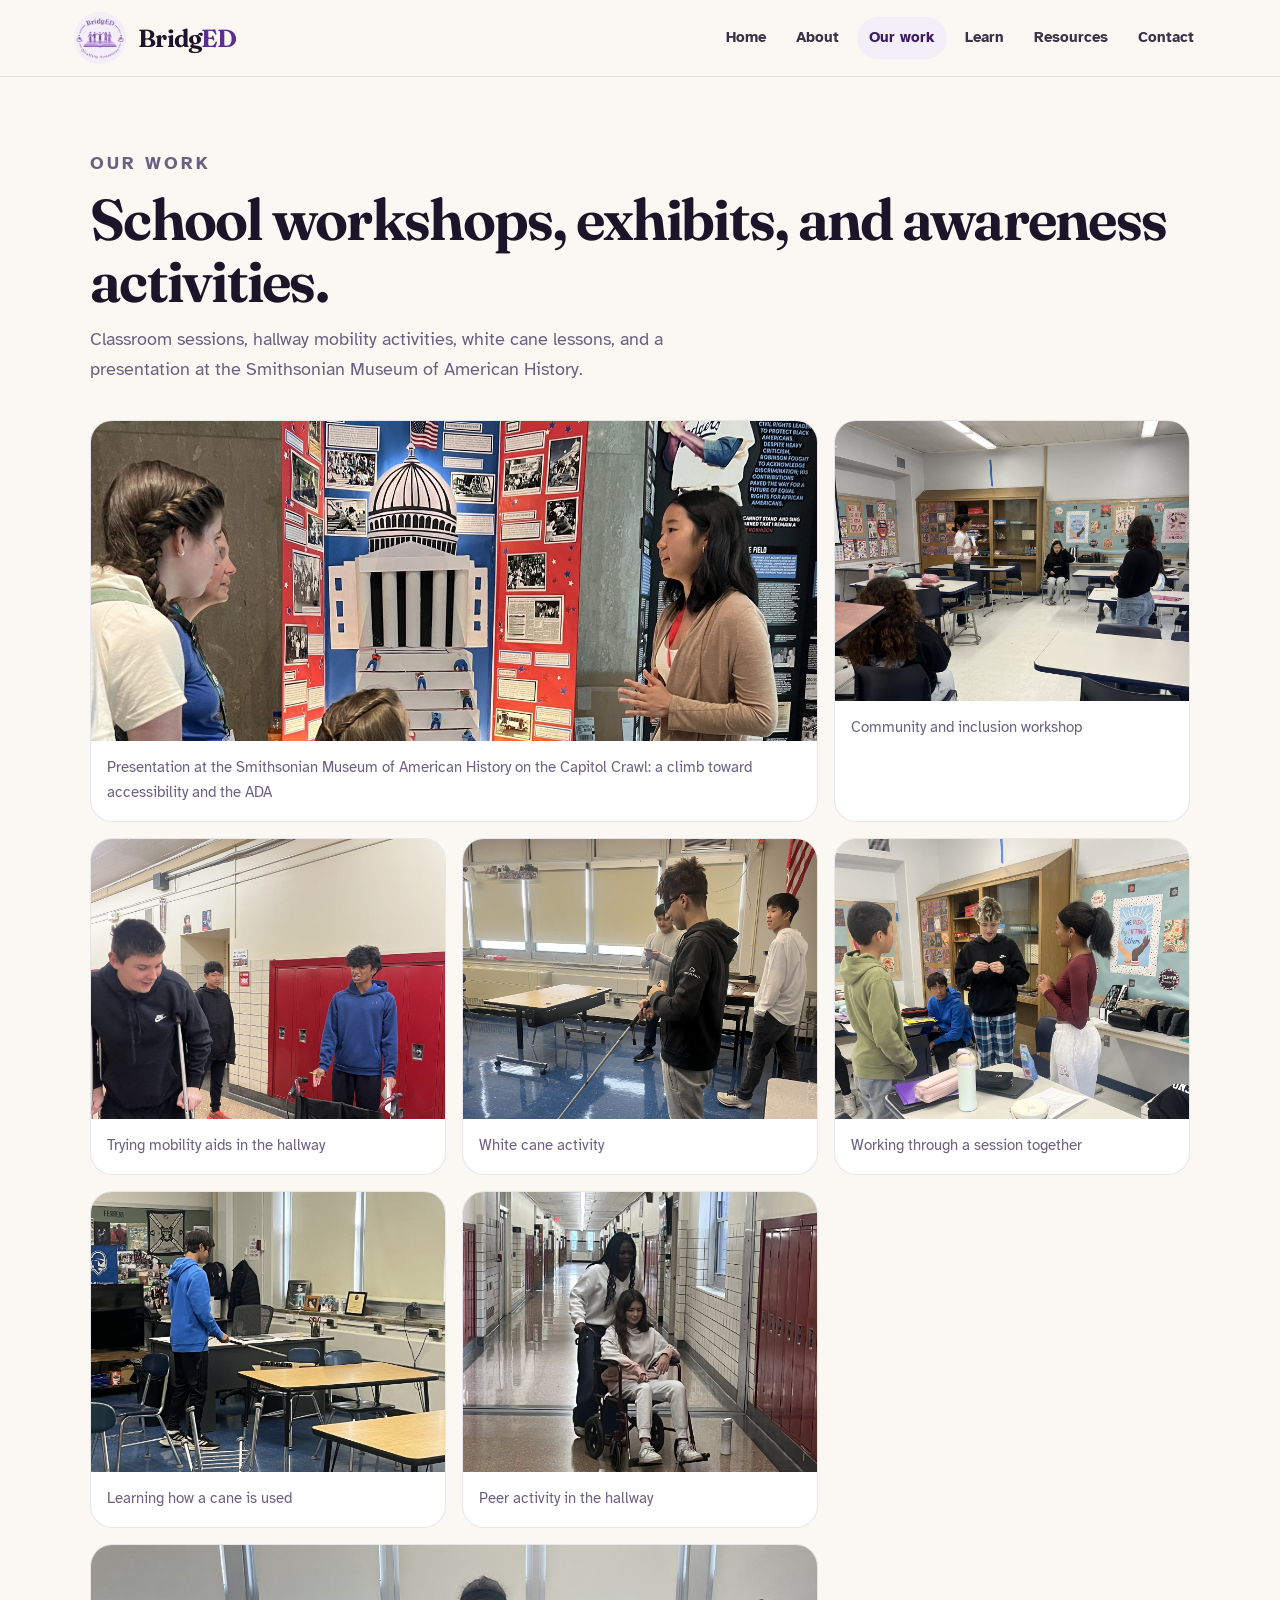
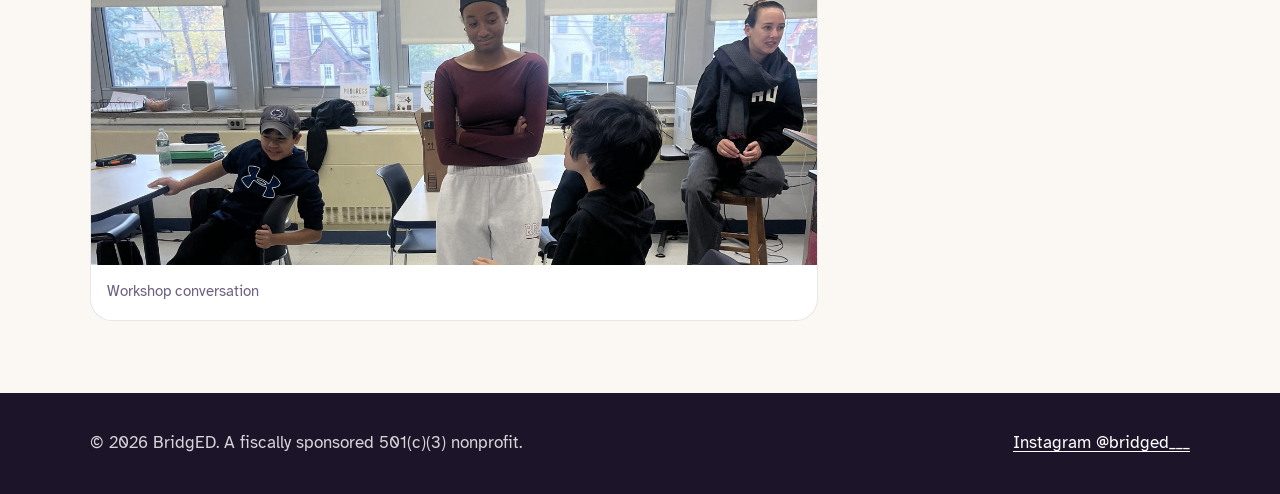
<file: work.html>
<!DOCTYPE html>
<html lang="en">
<head>
  <meta charset="UTF-8" />
  <meta name="viewport" content="width=device-width, initial-scale=1.0" />
  <title>Our work | BridgED</title>
  <link rel="stylesheet" href="style.css" />
  <link rel="preconnect" href="https://fonts.googleapis.com" />
  <link rel="preconnect" href="https://fonts.gstatic.com" crossorigin />
  <link href="https://fonts.googleapis.com/css2?family=Atkinson+Hyperlegible:ital,wght@0,400;0,700;1,400&family=Fraunces:opsz,wght@9..144,500;9..144,650;9..144,700&display=swap" rel="stylesheet" />
</head>
<body>
  <a class="skip-link" href="#main">Skip to content</a>
  <header class="site-header">
    <div class="nav-bar">
      <a class="brand" href="index.html">
        <img src="images/logo.png" alt="" />
        <span class="brand-name">Bridg<span>ED</span></span>
      </a>
      <button class="nav-toggle" type="button" data-nav-toggle aria-expanded="false" aria-controls="site-nav">Menu</button>
      <nav class="site-nav" id="site-nav">
        <ul>
          <li><a href="index.html">Home</a></li>
          <li><a href="about.html">About</a></li>
          <li><a href="work.html" aria-current="page">Our work</a></li>
          <li><a href="information.html">Learn</a></li>
          <li><a href="resources.html">Resources</a></li>
          <li><a href="contact.html">Contact</a></li>
        </ul>
      </nav>
    </div>
  </header>

  <main id="main">
    <section class="page-hero">
      <div class="container">
        <p class="section-kicker">Our work</p>
        <h1>School workshops, exhibits, and awareness activities.</h1>
        <p>Classroom sessions, hallway mobility activities, white cane lessons, and a presentation at the Smithsonian Museum of American History.</p>
      </div>
    </section>

    <section class="section" style="padding-top: 0;">
      <div class="container">
        <div class="gallery">
          <figure class="wide">
            <img src="images/work-capitol-crawl.jpg" alt="Presentation at the Smithsonian Museum of American History on the Capitol Crawl: a climb toward accessibility and the ADA" />
            <figcaption>Presentation at the Smithsonian Museum of American History on the Capitol Crawl: a climb toward accessibility and the ADA</figcaption>
          </figure>
          <figure class="tall">
            <img src="images/work-classroom-posters.jpg" alt="Students presenting in a classroom with inclusion posters on the walls" />
            <figcaption>Community and inclusion workshop</figcaption>
          </figure>
          <figure class="standard">
            <img src="images/work-hallway-mobility.jpg" alt="Students using crutches and a wheelchair in a school hallway" />
            <figcaption>Trying mobility aids in the hallway</figcaption>
          </figure>
          <figure class="standard">
            <img src="images/work-white-cane.jpg" alt="A student holding a white mobility cane in a classroom" />
            <figcaption>White cane activity</figcaption>
          </figure>
          <figure class="standard">
            <img src="images/work-classroom-group.jpg" alt="Students gathered around a desk during a BridgED session" />
            <figcaption>Working through a session together</figcaption>
          </figure>
          <figure class="standard">
            <img src="images/work-cane-lesson.jpg" alt="A student standing with a white cane during a lesson" />
            <figcaption>Learning how a cane is used</figcaption>
          </figure>
          <figure class="standard">
            <img src="images/work-hallway-peers.jpg" alt="Two students in a school hallway, one seated in a wheelchair" />
            <figcaption>Peer activity in the hallway</figcaption>
          </figure>
          <figure class="wide">
            <img src="images/work-workshop.jpg" alt="Students and an adult talking in a classroom with large windows" />
            <figcaption>Workshop conversation</figcaption>
          </figure>
        </div>
      </div>
    </section>
  </main>

  <footer class="site-footer">
    <div class="footer-inner">
      <p>© 2026 BridgED. A fiscally sponsored 501(c)(3) nonprofit.</p>
      <p><a href="https://www.instagram.com/bridged___" target="_blank" rel="noreferrer">Instagram @bridged___</a></p>
    </div>
  </footer>
  <script src="site.js"></script>
</body>
</html>
</file>
<file: style.css>
:root {
  --ink: #1c1428;
  --text: #3a3348;
  --muted: #6a6180;
  --paper: #fbf8f4;
  --lilac: #f4eef8;
  --white: #ffffff;
  --plum: #5b2d91;
  --plum-deep: #3b1c62;
  --plum-soft: #8b6bb3;
  --gold: #b8893a;
  --line: rgba(28, 20, 40, 0.1);
  --shadow: 0 18px 50px rgba(59, 28, 98, 0.12);
  --radius: 22px;
  --header-h: 76px;
  --display: "Fraunces", "Iowan Old Style", Georgia, serif;
  --sans: "Atkinson Hyperlegible", "Segoe UI", sans-serif;
}

*,
*::before,
*::after {
  box-sizing: border-box;
  margin: 0;
  padding: 0;
}

html {
  scroll-behavior: smooth;
}

body {
  min-height: 100vh;
  display: flex;
  flex-direction: column;
  font-family: var(--sans);
  font-size: 1.0625rem;
  line-height: 1.65;
  color: var(--text);
  background: var(--paper);
}

img {
  max-width: 100%;
  height: auto;
  display: block;
}

a {
  color: var(--plum);
  text-underline-offset: 0.18em;
}

a:hover {
  color: var(--plum-deep);
}

:focus-visible {
  outline: 3px solid var(--gold);
  outline-offset: 3px;
}

.skip-link {
  position: absolute;
  left: 12px;
  top: -48px;
  z-index: 2000;
  background: var(--ink);
  color: var(--white);
  padding: 8px 14px;
  border-radius: 8px;
}

.skip-link:focus {
  top: 12px;
}

.site-header {
  position: sticky;
  top: 0;
  z-index: 1000;
  background: rgba(251, 248, 244, 0.92);
  backdrop-filter: blur(16px);
  border-bottom: 1px solid var(--line);
}

.nav-bar {
  max-width: 1180px;
  margin: 0 auto;
  min-height: var(--header-h);
  padding: 10px 24px;
  display: flex;
  align-items: center;
  justify-content: space-between;
  gap: 20px;
}

.brand {
  display: flex;
  align-items: center;
  gap: 12px;
  text-decoration: none;
  color: var(--ink);
  min-width: 0;
}

.brand img {
  width: 52px;
  height: 52px;
  object-fit: cover;
  border-radius: 50%;
  background: #f4eef8;
  flex-shrink: 0;
}

.brand-name {
  font-family: var(--display);
  font-size: 1.55rem;
  font-weight: 650;
  letter-spacing: -0.03em;
  line-height: 1;
}

.brand-name span {
  color: var(--plum);
}

.nav-toggle {
  display: none;
  border: 1px solid var(--line);
  background: var(--white);
  color: var(--ink);
  font-family: inherit;
  font-size: 0.95rem;
  font-weight: 700;
  padding: 8px 14px;
  border-radius: 999px;
  cursor: pointer;
}

.site-nav ul {
  list-style: none;
  display: flex;
  flex-wrap: wrap;
  justify-content: flex-end;
  gap: 6px;
}

.site-nav a {
  display: block;
  text-decoration: none;
  color: var(--text);
  font-weight: 700;
  font-size: 0.95rem;
  padding: 8px 12px;
  border-radius: 999px;
}

.site-nav a:hover,
.site-nav a[aria-current="page"] {
  background: var(--lilac);
  color: var(--plum-deep);
}

main {
  flex: 1;
}

.container {
  width: min(1100px, calc(100% - 40px));
  margin: 0 auto;
}

.hero {
  display: grid;
  grid-template-columns: minmax(0, 1.05fr) minmax(0, 0.95fr);
  min-height: 640px;
  background: var(--plum-deep);
  color: var(--white);
}

.hero-copy {
  width: auto;
  max-width: none;
  margin: 0;
  padding: 72px 32px 72px max(20px, calc((100vw - 1100px) / 2));
  display: flex;
  flex-direction: column;
  justify-content: center;
}

.hero-photo {
  min-height: 420px;
  background:
    linear-gradient(180deg, rgba(28, 20, 40, 0.05), rgba(28, 20, 40, 0.18)),
    url("images/hero-banner.jpg") center 30% / cover no-repeat;
}

.eyebrow {
  display: inline-block;
  font-size: 0.78rem;
  font-weight: 700;
  letter-spacing: 0.16em;
  text-transform: uppercase;
  color: var(--gold);
  margin-bottom: 14px;
}

.hero h1,
.page-hero h1,
.section-title {
  font-family: var(--display);
  font-optical-sizing: auto;
  font-weight: 650;
  letter-spacing: -0.03em;
  color: var(--ink);
  line-height: 1.08;
}

.hero h1 {
  color: var(--white);
  font-size: clamp(2.6rem, 6vw, 4.6rem);
  max-width: 12ch;
  margin-bottom: 16px;
}

.lede,
.hero p {
  font-size: 1.15rem;
  max-width: 38rem;
}

.hero p {
  color: rgba(255, 255, 255, 0.92);
  margin-bottom: 28px;
}

.actions {
  display: flex;
  flex-wrap: wrap;
  gap: 12px;
}

.button {
  display: inline-flex;
  align-items: center;
  justify-content: center;
  gap: 8px;
  text-decoration: none;
  font-weight: 700;
  border-radius: 999px;
  padding: 12px 20px;
  border: 1px solid transparent;
  transition: transform 0.15s ease, background 0.15s ease;
}

.button:hover {
  transform: translateY(-1px);
}

.button-primary {
  background: var(--white);
  color: var(--plum-deep);
}

.button-primary:hover {
  color: var(--plum-deep);
  background: var(--lilac);
}

.button-ghost {
  background: transparent;
  color: var(--white);
  border-color: rgba(255, 255, 255, 0.45);
}

.button-ghost:hover {
  color: var(--white);
  background: rgba(255, 255, 255, 0.1);
}

.button-solid {
  background: var(--plum);
  color: var(--white);
}

.button-solid:hover {
  background: var(--plum-deep);
  color: var(--white);
}

.button-outline {
  background: transparent;
  color: var(--plum-deep);
  border-color: rgba(91, 45, 145, 0.28);
}

.page-hero {
  padding: 72px 0 36px;
}

.page-hero h1 {
  font-size: clamp(2.2rem, 5vw, 3.6rem);
  margin-bottom: 12px;
}

.page-hero p {
  max-width: 40rem;
  color: var(--muted);
  font-size: 1.12rem;
}

.section {
  padding: 72px 0;
}

.section-kicker {
  font-size: 0.78rem;
  font-weight: 700;
  letter-spacing: 0.16em;
  text-transform: uppercase;
  color: var(--plum-soft);
  margin-bottom: 10px;
}

.section-title {
  font-size: clamp(1.8rem, 3.4vw, 2.6rem);
  margin-bottom: 16px;
}

.split {
  display: grid;
  grid-template-columns: 1.05fr 0.95fr;
  gap: 48px;
  align-items: center;
}

.split img {
  width: 100%;
  border-radius: var(--radius);
  box-shadow: var(--shadow);
  object-fit: cover;
  min-height: 320px;
  max-height: 460px;
}

.prose p + p {
  margin-top: 1rem;
}

.stats {
  display: grid;
  grid-template-columns: repeat(4, 1fr);
  gap: 16px;
  margin-top: 8px;
}

.stat {
  background: var(--white);
  border: 1px solid var(--line);
  border-radius: 18px;
  padding: 22px 18px;
}

.stat strong {
  display: block;
  font-family: var(--display);
  font-size: 2.1rem;
  color: var(--plum);
  letter-spacing: -0.03em;
  line-height: 1;
  margin-bottom: 8px;
}

.stat span {
  color: var(--muted);
  font-size: 0.95rem;
}

.band {
  background: var(--lilac);
}

.gallery {
  display: grid;
  grid-template-columns: repeat(12, 1fr);
  gap: 16px;
}

.gallery figure {
  margin: 0;
  background: var(--white);
  border-radius: var(--radius);
  overflow: hidden;
  border: 1px solid var(--line);
  min-height: 220px;
}

.gallery img {
  width: 100%;
  height: 280px;
  object-fit: cover;
  object-position: center 30%;
}

.gallery figcaption,
.photo-slot p {
  padding: 14px 16px 16px;
  font-size: 0.95rem;
  color: var(--muted);
}

.gallery .wide {
  grid-column: span 8;
}

.gallery .wide img {
  height: 320px;
}

.gallery .tall,
.gallery .standard {
  grid-column: span 4;
}

.photo-slot {
  grid-column: span 4;
  display: grid;
  place-items: center;
  min-height: 260px;
  border: 1.5px dashed rgba(91, 45, 145, 0.35);
  background:
    repeating-linear-gradient(
      -45deg,
      transparent,
      transparent 10px,
      rgba(91, 45, 145, 0.04) 10px,
      rgba(91, 45, 145, 0.04) 20px
    );
}

.photo-slot p {
  text-align: center;
  max-width: 16rem;
  color: var(--plum);
  font-weight: 700;
}

.people {
  display: grid;
  grid-template-columns: repeat(3, 1fr);
  gap: 18px;
}

.person {
  background: var(--white);
  border: 1px solid var(--line);
  border-radius: var(--radius);
  overflow: hidden;
}

.person img,
.person-placeholder {
  width: 100%;
  aspect-ratio: 4 / 5;
  height: auto;
  object-fit: cover;
  object-position: center 18%;
  background: #ece4f4;
}

.person-placeholder {
  display: grid;
  place-items: center;
  color: var(--plum-soft);
  font-weight: 700;
  text-align: center;
  padding: 20px;
}

.person-body {
  padding: 18px 18px 22px;
}

.person h3 {
  font-family: var(--display);
  font-size: 1.35rem;
  color: var(--ink);
}

.person .role {
  color: var(--plum);
  font-size: 0.88rem;
  font-weight: 700;
  margin: 4px 0 10px;
}

.feature-person {
  display: grid;
  grid-template-columns: 0.9fr 1.1fr;
  gap: 40px;
  align-items: center;
  background: var(--white);
  border: 1px solid var(--line);
  border-radius: 28px;
  overflow: hidden;
}

.feature-person img {
  width: 100%;
  height: 100%;
  min-height: 420px;
  object-fit: cover;
  object-position: center top;
}

.feature-copy {
  padding: 36px 36px 36px 8px;
}

.cards {
  display: grid;
  grid-template-columns: repeat(3, 1fr);
  gap: 18px;
}

.card {
  background: var(--white);
  border: 1px solid var(--line);
  border-radius: var(--radius);
  padding: 24px;
}

.card h3 {
  font-family: var(--display);
  font-size: 1.4rem;
  color: var(--ink);
  margin-bottom: 8px;
}

.card p,
.card li {
  color: var(--text);
}

.card ul {
  padding-left: 1.1rem;
}

.card li + li,
.resource-list li + li {
  margin-top: 8px;
}

.stat-chip {
  display: inline-block;
  margin-bottom: 12px;
  background: var(--lilac);
  color: var(--plum-deep);
  font-size: 0.82rem;
  font-weight: 700;
  padding: 4px 10px;
  border-radius: 999px;
}

.resource-block + .resource-block {
  margin-top: 28px;
}

.resource-block h3 {
  font-family: var(--display);
  font-size: 1.5rem;
  margin-bottom: 12px;
}

.resource-list {
  list-style: none;
}

.resource-list a,
.plain-list a {
  font-weight: 700;
}

.contact-grid {
  display: grid;
  grid-template-columns: repeat(3, 1fr);
  gap: 24px;
}

.contact-card {
  background: var(--white);
  border: 1px solid var(--line);
  border-radius: var(--radius);
  padding: 28px;
}

.contact-card h2 {
  font-family: var(--display);
  font-size: 1.7rem;
  color: var(--ink);
  margin-bottom: 10px;
}

.email {
  font-size: 1.15rem;
  font-weight: 700;
}

.cta {
  background: var(--plum-deep);
  color: var(--white);
}

.cta .section-title,
.cta p {
  color: var(--white);
}

.cta p {
  margin-bottom: 22px;
}

.site-footer {
  background: var(--ink);
  color: rgba(255, 255, 255, 0.82);
  padding: 36px 0;
  margin-top: auto;
}

.footer-inner {
  width: min(1100px, calc(100% - 40px));
  margin: 0 auto;
  display: flex;
  justify-content: space-between;
  gap: 16px;
  flex-wrap: wrap;
  align-items: center;
}

.site-footer a {
  color: var(--white);
}

.plain-list {
  padding-left: 1.2rem;
}

.plain-list li + li {
  margin-top: 10px;
}

.sources {
  padding-left: 1.2rem;
}

.sources li + li {
  margin-top: 12px;
}

@media (max-width: 900px) {
  .split,
  .feature-person,
  .contact-grid,
  .stats,
  .cards,
  .people {
    grid-template-columns: 1fr;
  }

  .gallery .wide,
  .gallery .tall,
  .gallery .standard,
  .photo-slot {
    grid-column: span 12;
  }

  .gallery img,
  .gallery .wide img {
    height: 240px;
  }

  .feature-copy {
    padding: 24px;
  }

  .feature-person img {
    min-height: 280px;
  }

  .nav-toggle {
    display: inline-flex;
  }

  .site-nav {
    display: none;
    position: absolute;
    left: 0;
    right: 0;
    top: 100%;
    background: var(--paper);
    border-bottom: 1px solid var(--line);
    padding: 8px 16px 18px;
  }

  .site-nav.is-open {
    display: block;
  }

  .site-nav ul {
    flex-direction: column;
    align-items: stretch;
  }

  .hero {
    grid-template-columns: 1fr;
    min-height: 0;
  }

  .hero-copy {
    width: min(1100px, calc(100% - 40px));
    margin: 0 auto;
    padding: 40px 0 48px;
  }

  .hero-photo {
    order: -1;
    min-height: 340px;
  }
}

@media (max-width: 640px) {
  .brand-name {
    font-size: 1.25rem;
  }

  .hero h1 {
    max-width: none;
  }

  .section {
    padding: 52px 0;
  }
}
</file>
